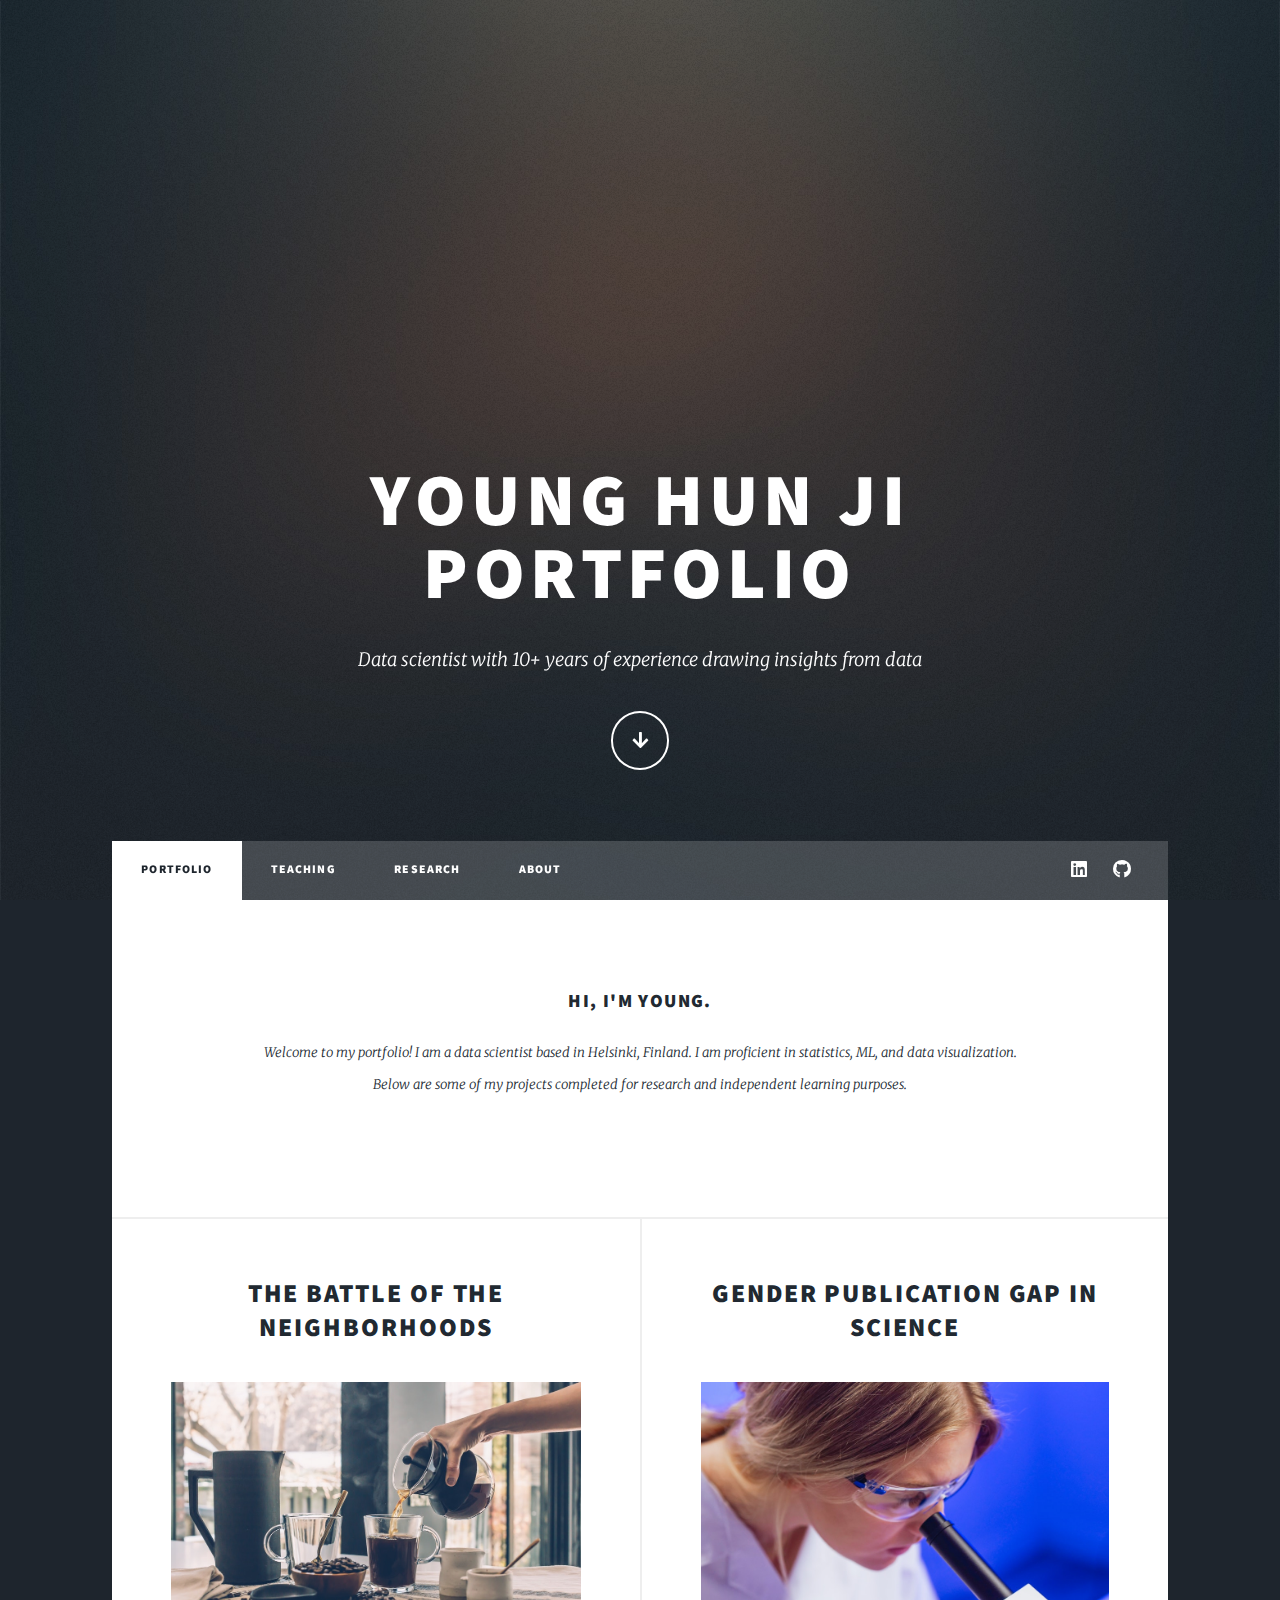
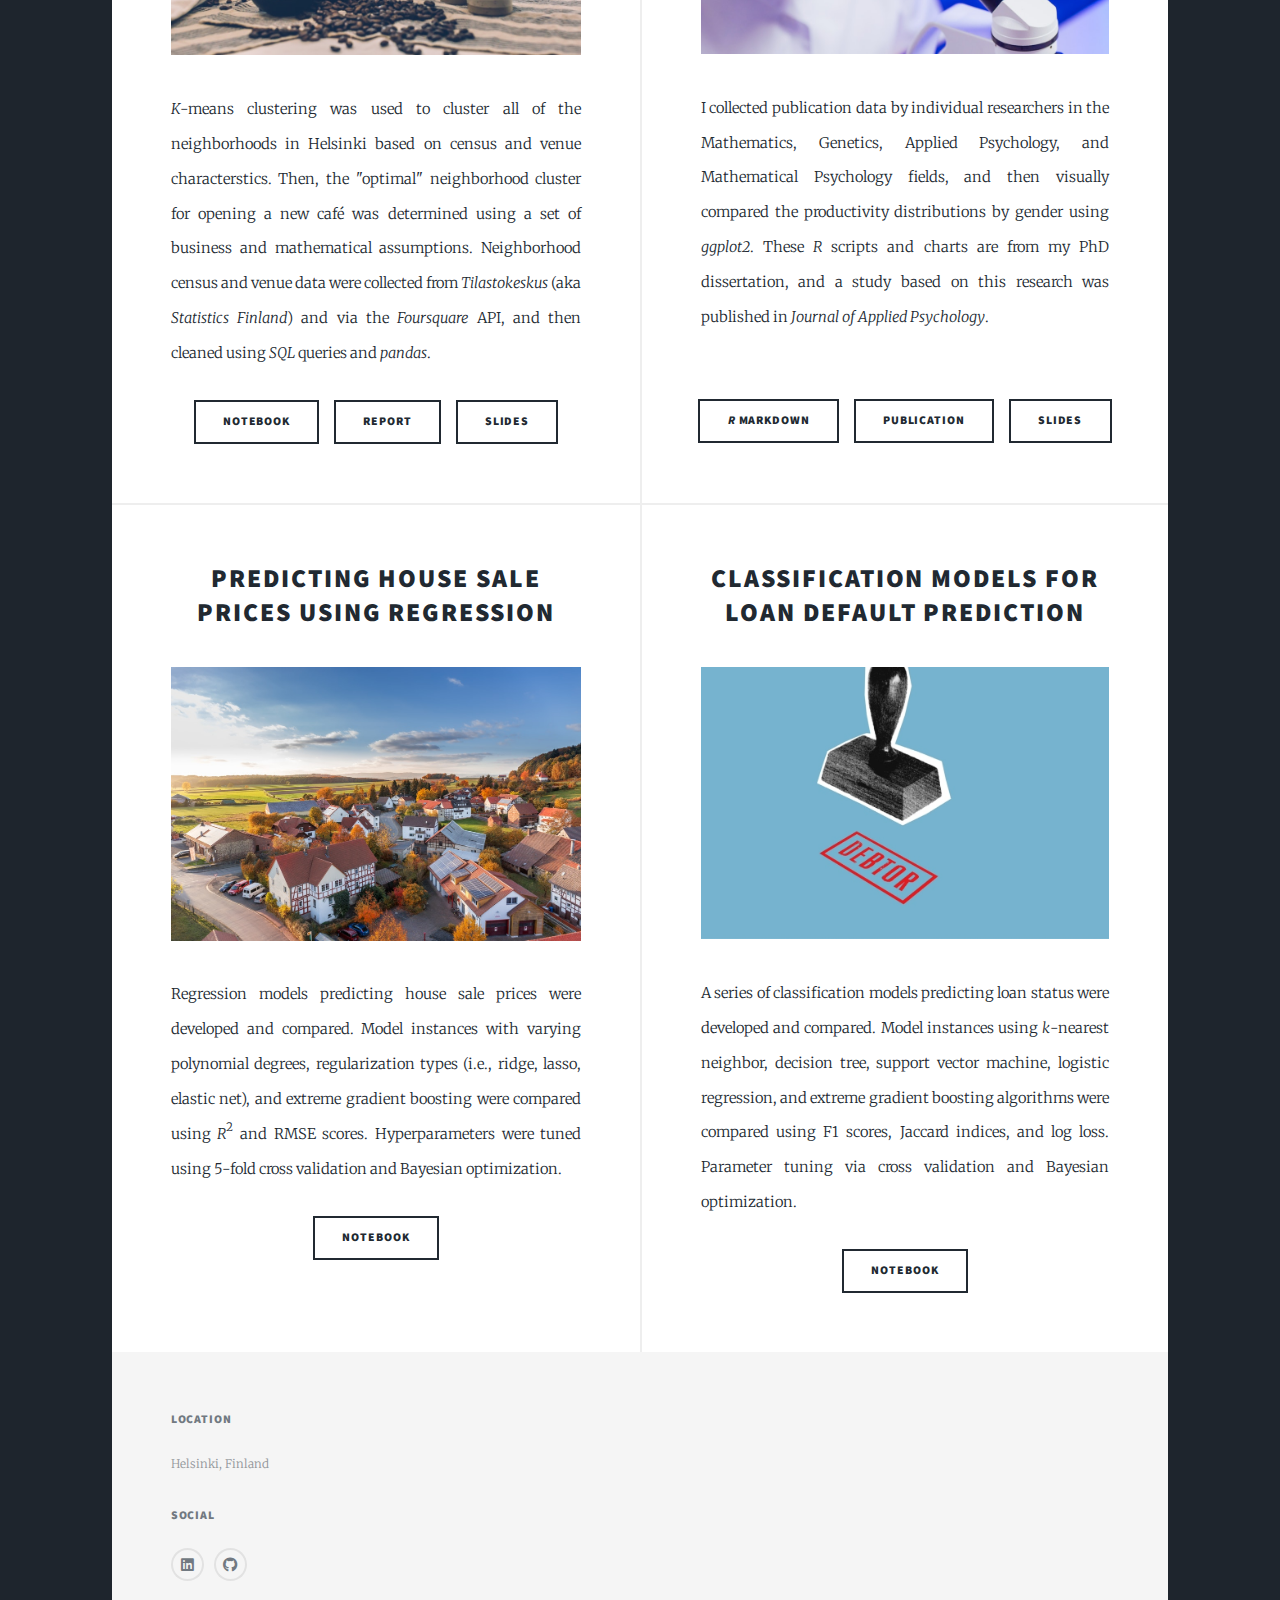
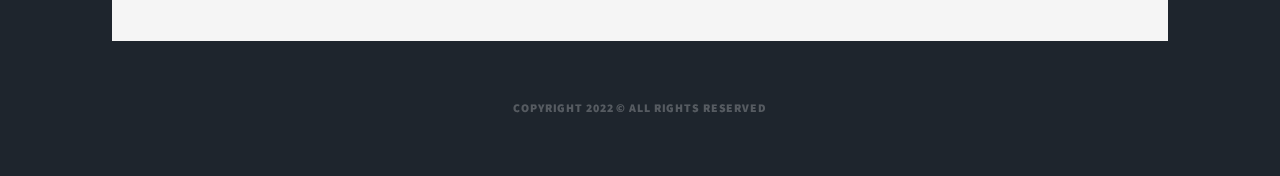
<file: index.html>
<!DOCTYPE HTML>
<!--
	Massively by HTML5 UP
	html5up.net | @ajlkn
	Free for personal and commercial use under the CCA 3.0 license (html5up.net/license)
-->
<html>
	<head>
		<title>Young Hun Ji - Portfolio</title>
		<meta property="og:image" content="https://younghunji.github.io/images/preview.jpg" />
		<meta property='og:title' content='Data Science Portfolio'/>
		<meta property='og:description' content='View my data science projects, teaching videos, and selected research outputs.'/>
		<meta charset="utf-8" />
		<meta name="viewport" content="width=device-width, initial-scale=1, user-scalable=no" />
		<link rel="stylesheet" href="assets/css/main.css" />
		<noscript><link rel="stylesheet" href="assets/css/noscript.css" /></noscript>
	</head>
	<body class="is-preload">
		
		<!-- Wrapper -->
			<div id="wrapper">	
					
		<!-- Intro -->
			<div id="intro">
				<h1>Young Hun Ji <br>Portfolio</h1>
				<p>Data scientist with 10+ years of experience drawing insights from data</p>
				<ul class="actions">
					<li><a href="#nav" class="button icon solid solo fa-arrow-down scrolly">Continue</a></li>
				</ul>
			</div>


				<!-- Nav -->
					<nav id="nav">
						<ul class="links">
							<li class="active"><a href="index.html">Portfolio</a></li>
							<li><a href="teaching.html">Teaching</a></li>
							<li><a href="research.html">Research</a></li>
							<li><a href="about.html">About</a></li>
						</ul>
						<ul class="icons">
							<li><a href="https://www.linkedin.com/in/younghunji/" target="_blank" class="icon brands fa-linkedin"><span class="label">LinkedIn</span></a></li>
						  <li><a href="https://github.com/younghunji" target="_blank" class="icon brands fa-github"><span class="label">GitHub</span></a></li>
						</ul>
					</nav>

				<!-- Main -->
					<div id="main">

						<!-- Featured Post -->
							<article class="post featured">
								<header class="major">
									<h3>Hi, I'm Young.</a></h3>
									<p>Welcome to my portfolio! I am a data scientist based in Helsinki, Finland. I am proficient in statistics, ML, and data visualization.<br />
										Below are some of my projects completed for research and independent learning purposes.</p>
							</article>

						<!-- Posts -->
							<section class="posts">
								<article>
									<header>
										<h2><a href="https://github.com/younghunji/personal_projects/tree/main/The%20Battle%20of%20the%20Neighborhoods" target="_blank">
											The Battle of the Neighborhoods<br /></a></h2>
									</header>
									<a href="https://github.com/younghunji/personal_projects/tree/main/The%20Battle%20of%20the%20Neighborhoods" target="_blank" class="image fit"><img src="images/neighborhoods.jpg" alt="" /></a>
									<p><i>K</i>-means clustering was used to cluster all of the neighborhoods in Helsinki based on census and venue characterstics. Then, the "optimal" neighborhood cluster for opening a new café was determined using a set of business and mathematical assumptions. Neighborhood census and venue data were collected from <i>Tilastokeskus</i> (aka <i>Statistics Finland</i>) and via the <i>Foursquare</i> API, and then cleaned using <i>SQL</i> queries and <i>pandas</i>. </p>
									<ul class="actions special">
										<li><a href="https://nbviewer.jupyter.org/github/younghunji/personal_projects/blob/main/The%20Battle%20of%20the%20Neighborhoods/The%20Battle%20of%20the%20Neighborhoods.ipynb" target="_blank" class="button">Notebook</a></li>
										<li><a href="https://younghunji.github.io/pdf/The%20Battle%20of%20Neighborhoods%20-%20Report.pdf" target="_blank" class="button">Report</a></li>
										<li><a href="https://younghunji.github.io/pdf/The%20Battle%20of%20the%20Neighborhoods%20-%20Slides.pdf" target="_blank" class="button">Slides</a></li>
									</ul>
								</article>
								<article>
									<header>
										<h2><a href="https://github.com/younghunji/personal_projects/tree/main/Gender%20Research%20Productivity%20Gap" target="_blank">
											Gender Publication Gap in Science<br /></a></h2>
									</header>
									<a href="https://github.com/younghunji/personal_projects/tree/main/Gender%20Research%20Productivity%20Gap" target="_blank" class="image fit"><img src="images/gender.jpg" alt="" /></a>
									<p>I collected publication data by individual researchers in the Mathematics, Genetics, Applied Psychology, and Mathematical Psychology fields, and then visually compared the productivity distributions by gender using <i>ggplot2</i>. These <i>R</i> scripts and charts are from my PhD dissertation, and a study based on this research was published in <i>Journal of Applied Psychology</i>.<br><br></p>
									<ul class="actions special">
										<li><a href="https://rpubs.com/bloonsinthesky/gender_productivity_gap_vis" target="_blank" class="button"><i>R</i> Markdown</a></li>
										<li><a href="https://younghunji.github.io/pdf/Aguinis%20Ji%20Joo%202018%20JAP%20Gender%20Productivity%20Gap%20among%20Stars.pdf" target="_blank" class="button">Publication</a></li>
										<li><a href="https://younghunji.github.io/pdf/Gender%20Productivity%20Gap%20Among%20Stars_Aalto%20Biz%20Seminar.pdf" target="_blank" class="button">Slides</a></li>
									</ul>
								</article>
								<article>
									<header>
										<h2><a href="https://github.com/younghunji/personal_projects/tree/main/Predicting%20House%20Sale%20Prices%20Using%20Regression" target="_blank">Predicting House Sale Prices Using Regression<br />
										</a></h2>
									</header>
									<a href="https://github.com/younghunji/personal_projects/tree/main/Predicting%20House%20Sale%20Prices%20Using%20Regression" target="_blank" class="image fit"><img src="images/house.jpg" alt="" /></a>
									<p>Regression models predicting house sale prices were developed and compared. Model instances with varying polynomial degrees, regularization types (i.e., ridge, lasso, elastic net), and extreme gradient boosting were compared using <i>R</i><sup>2</sup> and RMSE scores. Hyperparameters were tuned using 5-fold cross validation and Bayesian optimization.</p>
									<ul class="actions special">
										<li><a href="https://nbviewer.jupyter.org/github/younghunji/personal_projects/blob/main/Predicting%20House%20Sale%20Prices%20Using%20Regression/Predicting%20House%20Sale%20Prices%20Using%20Regression.ipynb" target="_blank" class="button">Notebook</a></li>
									</ul>
								</article>
								<article>
									<header>
										<h2><a href="https://github.com/younghunji/personal_projects/tree/main/Determining%20the%20Best%20Classification%20Model%20for%20Loan%20Default%20Prediction" Target="_blank">Classification Models for Loan Default Prediction<br />
										</a></h2>
									</header>
									<a href="https://github.com/younghunji/personal_projects/tree/main/Determining%20the%20Best%20Classification%20Model%20for%20Loan%20Default%20Prediction" target="_blank" class="image fit"><img src="images/loan.jpg" alt="" /></a>
									<p>A series of classification models predicting loan status were developed and compared. Model instances using <i>k</i>-nearest neighbor, decision tree, support vector machine, logistic regression, and extreme gradient boosting algorithms were compared using F1 scores, Jaccard indices, and log loss. Parameter tuning via cross validation and Bayesian optimization.</p>
									<ul class="actions special">
										<li><a href="https://nbviewer.jupyter.org/github/younghunji/personal_projects/blob/main/Determining%20the%20Best%20Classification%20Model%20for%20Loan%20Default%20Prediction/Determining%20the%20Best%20Classification%20Model%20for%20Loan%20Default%20Prediction.ipynb" Target="_blank" class="button">Notebook</a></li>
									</ul>
								</article>						
							</section>

						</div>

							<!-- Footer -->
							<footer id="footer">
								<section>
								<section class="split contact">
									<section class="alt">
										<h3>Location</h3>
										<p>Helsinki, Finland</p>
									</section>
									<section>
										<h3>Social</h3>
										<ul class="icons alt">
											<li><a href="https://www.linkedin.com/in/younghunji/" target="_blank" class="icon brands alt fa-linkedin"><span class="label">LinkedIn</span></a></li>
											<li><a href="https://github.com/younghunji" target="_blank" class="icon brands alt fa-github"><span class="label">GitHub</span></a></li>
										</ul>
									</section>
								</section>
							</footer>

						</div>

				<!-- Copyright -->
					<div id="copyright">
						<ul><li>Copyright 2022 &copy; All Rights Reserved</li></ul>
					</div>

			</div>

		<!-- Scripts -->
			<script src="assets/js/jquery.min.js"></script>
			<script src="assets/js/jquery.scrollex.min.js"></script>
			<script src="assets/js/jquery.scrolly.min.js"></script>
			<script src="assets/js/browser.min.js"></script>
			<script src="assets/js/breakpoints.min.js"></script>
			<script src="assets/js/util.js"></script>
			<script src="assets/js/main.js"></script>

	</body>
</html>
</file>
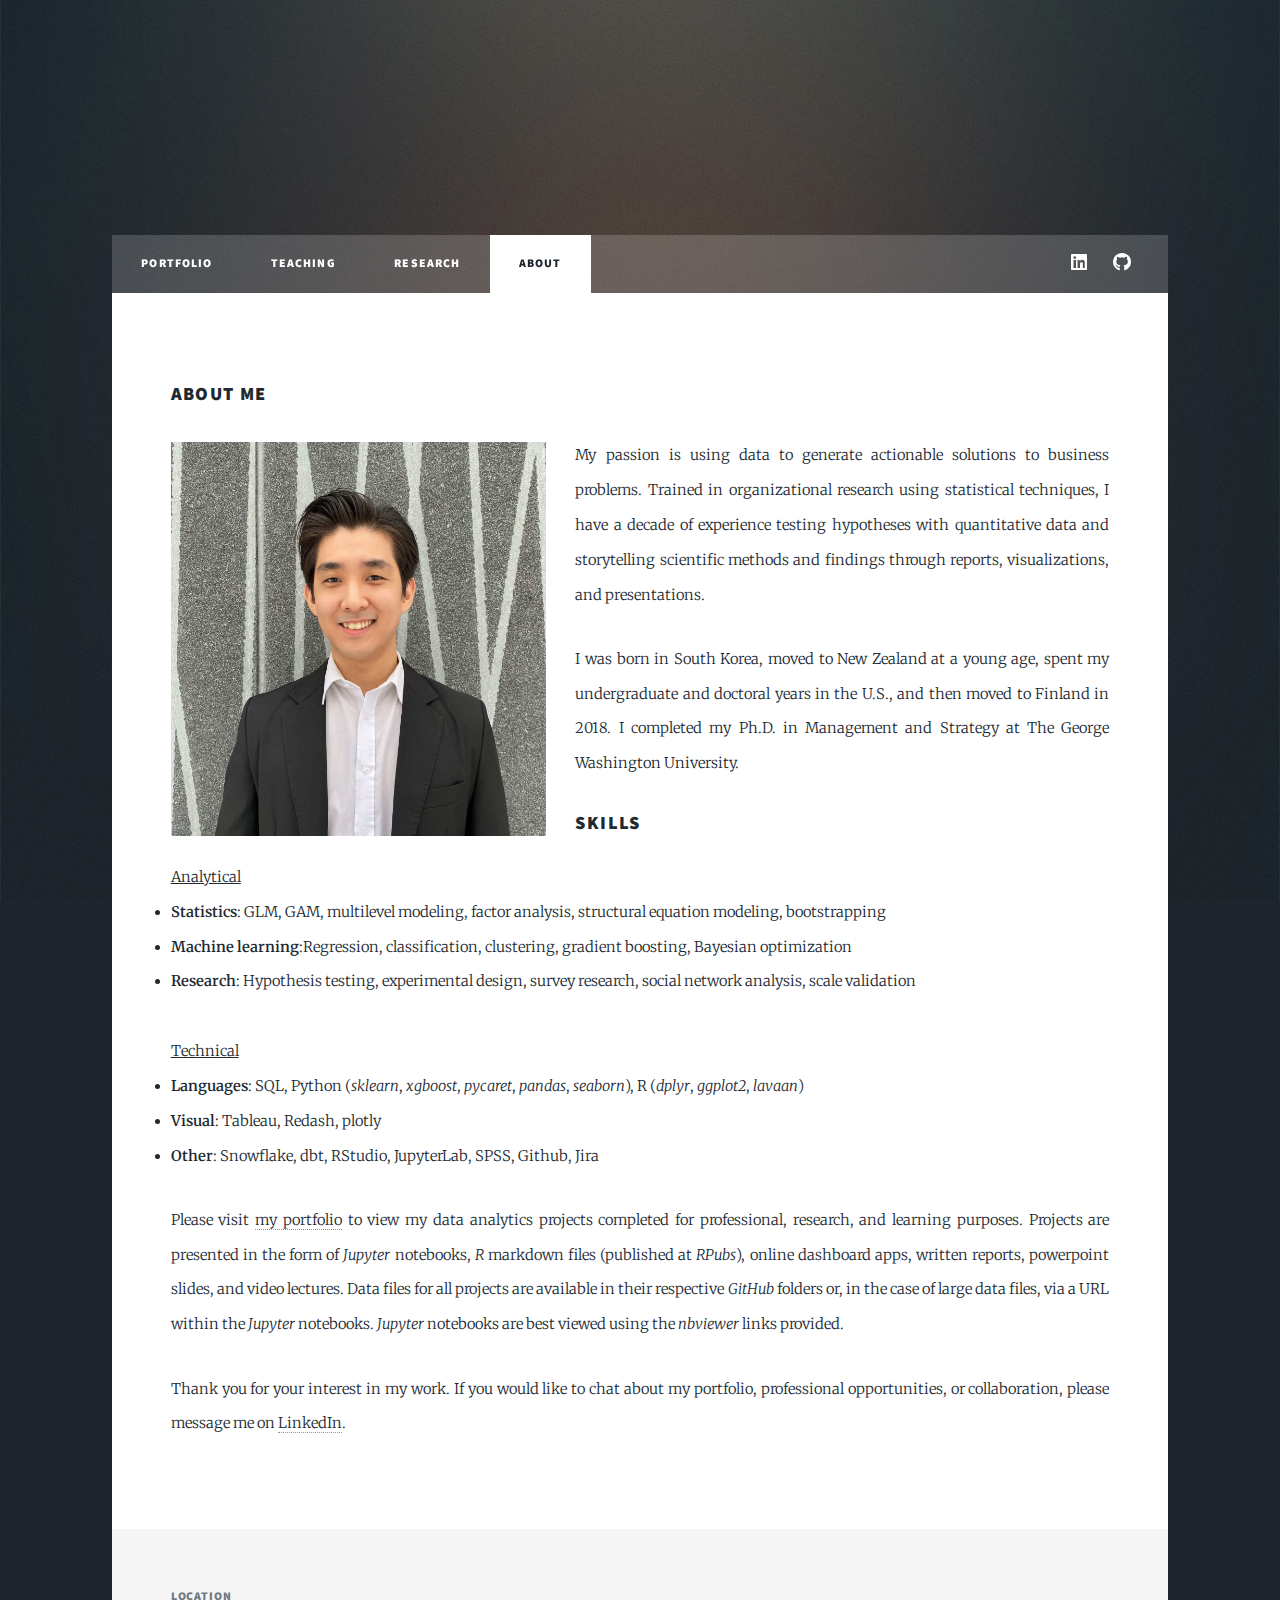
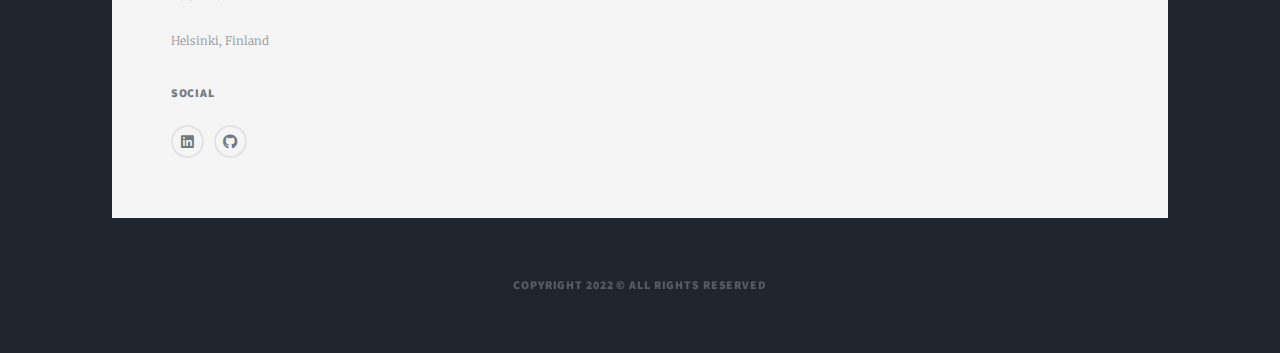
<file: about.html>
<!DOCTYPE HTML>
<!--
	Massively by HTML5 UP
	html5up.net | @ajlkn
	Free for personal and commercial use under the CCA 3.0 license (html5up.net/license)
-->
<html>
	<head>
		<title>Young Hun Ji - About</title>
		<meta charset="utf-8" />
		<meta name="viewport" content="width=device-width, initial-scale=1, user-scalable=no" />
		<link rel="stylesheet" href="assets/css/main.css" />
		<noscript><link rel="stylesheet" href="assets/css/noscript.css" /></noscript>
	</head>
	<body class="is-preload">

		<!-- Wrapper -->
			<div id="wrapper">

					<!-- Header -->
						<header id="header">
						</header>

				<!-- Nav -->
					<nav id="nav">
						<ul class="links">
							<li><a href="index.html">Portfolio</a></li>
							<li><a href="teaching.html">Teaching</a></li>
							<li><a href="research.html">Research</a></li>
						  <li class = "active"><a href="about.html">About</a></li>
						</ul>
						<ul class="icons">
							<li><a href="https://www.linkedin.com/in/younghunji/" target="_blank" class="icon brands fa-linkedin"><span class="label">LinkedIn</span></a></li>
							<li><a href="https://github.com/younghunji" target="_blank" class="icon brands fa-github"><span class="label">GitHub</span></a></li>
						</ul>
					</nav>

					<!-- Main -->
						<div id="main">
							<!-- Post -->
								<section class="post">
										<h3>About Me</h3>
										<p><span class="image left"><img src="images/profile.jpg" alt="" /></span><p>My passion is using data to generate actionable solutions to business problems. Trained in organizational research using statistical techniques, I have a decade of experience testing hypotheses with quantitative data and storytelling scientific methods and findings through reports, visualizations, and presentations.</p>
										</span><p>I was born in South Korea, moved to New Zealand at a young age, spent my undergraduate and doctoral years in the U.S., and then moved to Finland in 2018. I completed my Ph.D. in Management and Strategy at The George Washington University.</p>
									<h3>Skills</h3>
									<u>Analytical</u><li><b>Statistics</b>: GLM, GAM, multilevel modeling, factor analysis, structural equation modeling, bootstrapping</li>
									<li><b>Machine learning</b>:Regression, classification, clustering, gradient boosting, Bayesian optimization</li>
									<li><b>Research</b>: Hypothesis testing, experimental design, survey research, social network analysis, scale validation</li>
									<br><u>Technical</u><li><b>Languages</b>: SQL, Python (<i>sklearn</i>, <i>xgboost</i>, <i>pycaret</i>, <i>pandas</i>, <i>seaborn</i>), R (<i>dplyr</i>, <i>ggplot2</i>, <i>lavaan</i>)</li>
									<li><b>Visual</b>: Tableau, Redash, plotly</li>
								  	<li><b>Other</b>: Snowflake, dbt, RStudio, JupyterLab, SPSS, Github, Jira</li></p>

									<p>Please visit <a href="index.html">my portfolio</a> to view my data analytics projects completed for professional, research, and learning purposes. Projects are presented in the form of <i>Jupyter</i> notebooks, <i>R</i> markdown files (published at <i>RPubs</i>), online dashboard apps, written reports, powerpoint slides, and video lectures.
									Data files for all projects are available in their respective <i>GitHub</i> folders or, in the case of large data files, via a URL within the <i>Jupyter</i> notebooks. <i>Jupyter</i> notebooks are best viewed using the <i>nbviewer</i> links provided.</p>
									<p>Thank you for your interest in my work. If you would like to chat about my portfolio, professional opportunities, or collaboration, please message me on <a href=https://www.linkedin.com/in/younghunji/ target="_blank">LinkedIn</a>.</p>

								</section>

					</div>

						<!-- Footer -->
						<footer id="footer">
							<section>
							<section class="split contact">
								<section class="alt">
									<h3>Location</h3>
									<p>Helsinki, Finland</p>
								</section>
								<section>
									<h3>Social</h3>
									<ul class="icons alt">
										<li><a href="https://www.linkedin.com/in/younghunji/" target="_blank" class="icon brands alt fa-linkedin"><span class="label">LinkedIn</span></a></li>
										<li><a href="https://github.com/younghunji" target="_blank" class="icon brands alt fa-github"><span class="label">GitHub</span></a></li>
									</ul>
								</section>
							</section>
						</footer>

					</div>

					<!-- Copyright -->
						<div id="copyright">
							<ul><li>Copyright 2022 &copy; All Rights Reserved</li></ul>
						</div>

					</div>

				<!-- Scripts -->
					<script src="assets/js/jquery.min.js"></script>
					<script src="assets/js/jquery.scrollex.min.js"></script>
					<script src="assets/js/jquery.scrolly.min.js"></script>
					<script src="assets/js/browser.min.js"></script>
					<script src="assets/js/breakpoints.min.js"></script>
					<script src="assets/js/util.js"></script>
					<script src="assets/js/main.js"></script>

			</body>
		</html>
</file>
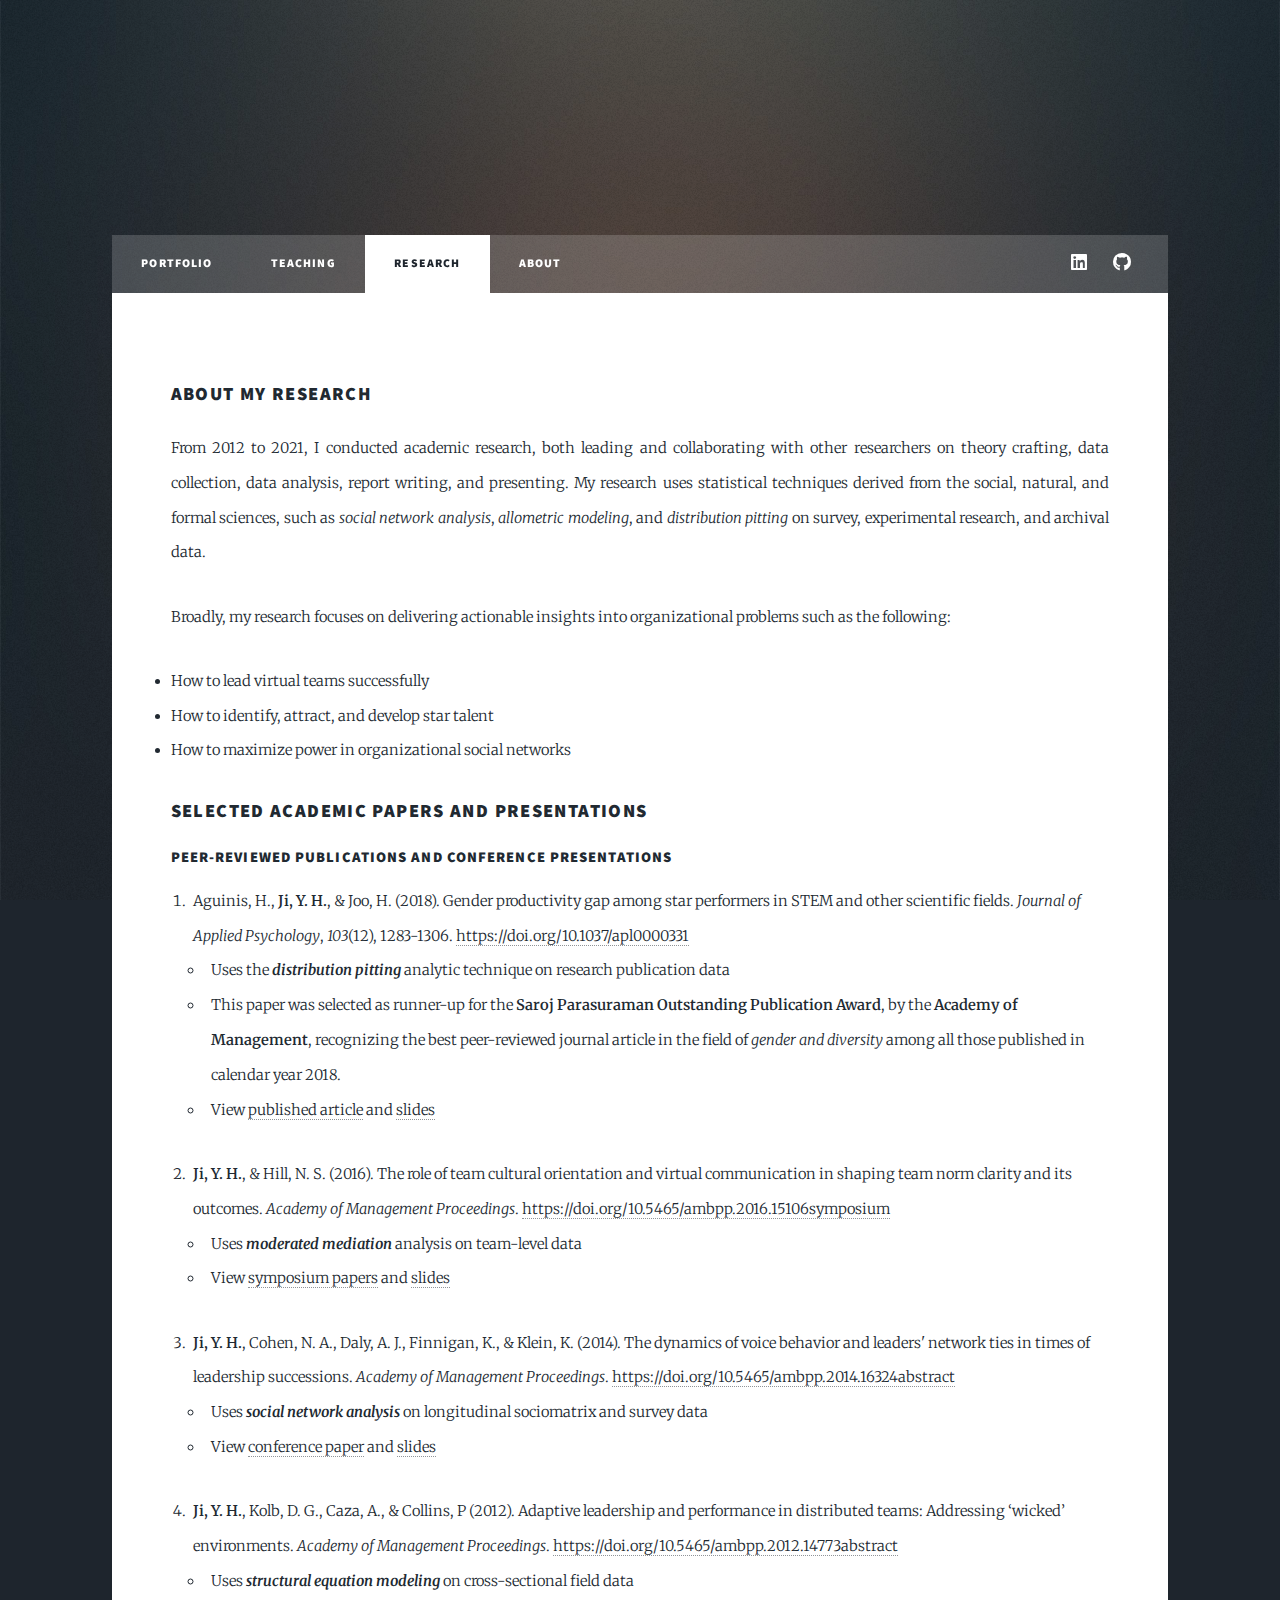
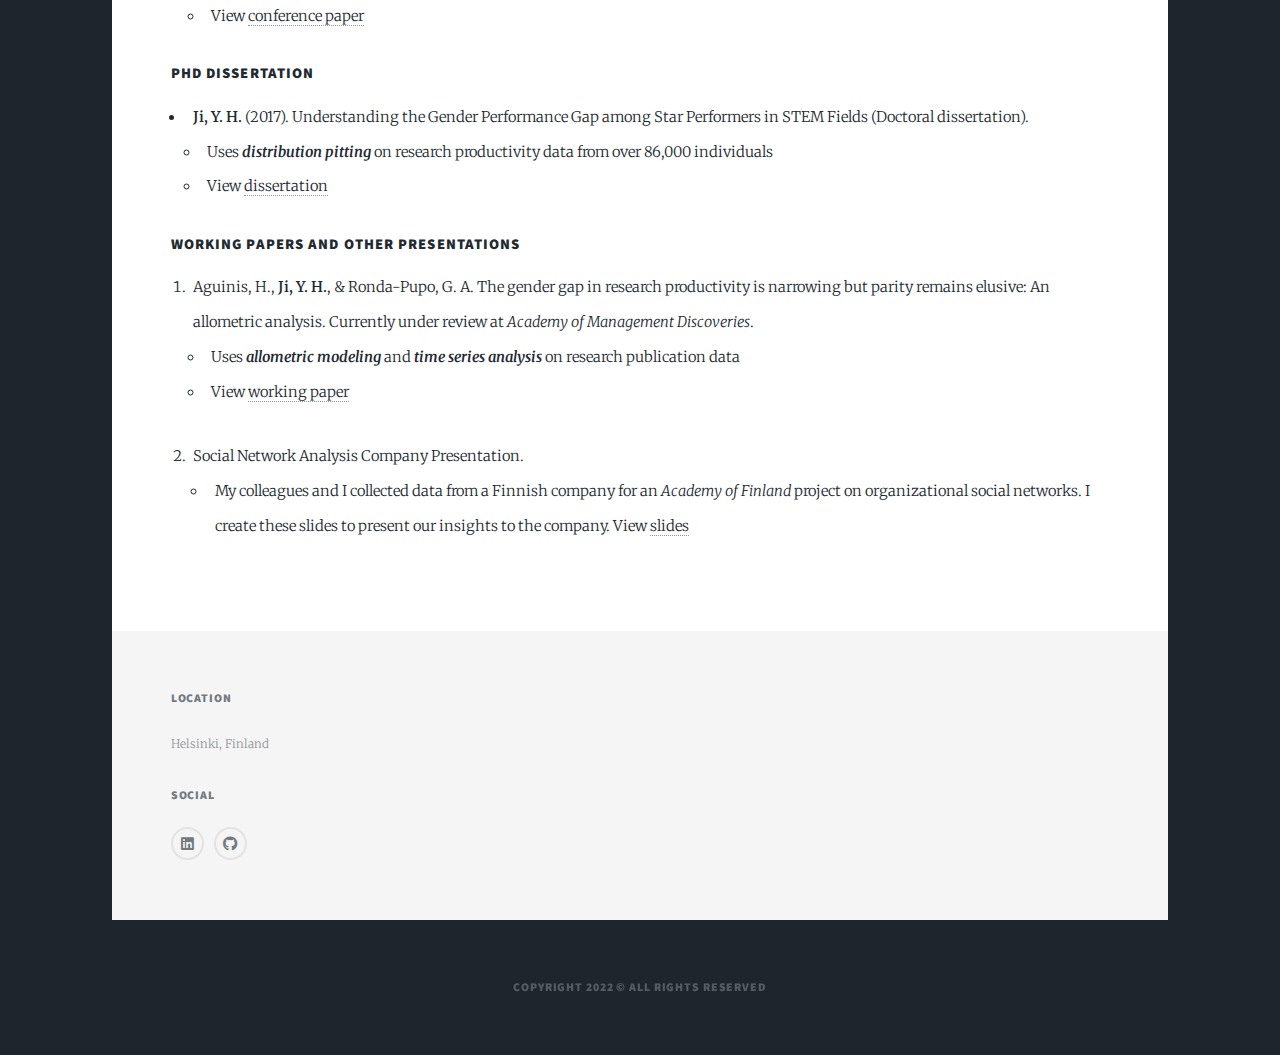
<file: research.html>
<!DOCTYPE HTML>
<!--
	Massively by HTML5 UP
	html5up.net | @ajlkn
	Free for personal and commercial use under the CCA 3.0 license (html5up.net/license)
-->
<html>
	<head>
		<title>Young Hun Ji - Research</title>
		<meta property="og:image" content="https://younghunji.github.io/images/research1.png" />
		<meta property='og:title' content='Research Outputs'/>
		<meta property='og:description' content="View selected peer-reviewed publications, presentations, and other research outputs."/>
		<meta charset="utf-8" />
		<meta name="viewport" content="width=device-width, initial-scale=1, user-scalable=no" />
		<link rel="stylesheet" href="assets/css/main.css" />
		<noscript><link rel="stylesheet" href="assets/css/noscript.css" /></noscript>
	</head>
	<body class="is-preload">

		<!-- Wrapper -->
			<div id="wrapper">

				<!-- Header -->
					<header id="header">
					</header>

				<!-- Nav -->
					<nav id="nav">
						<ul class="links">
							<li><a href="index.html">Portfolio</a></li>
							<li><a href="teaching.html">Teaching</a></li>
							<li class = "active"><a href="research.html">Research</a></li>
							<li><a href="about.html">About</a></li>
						</ul>
						<ul class="icons">
							<li><a href="https://www.linkedin.com/in/younghunji/" target="_blank "class="icon brands fa-linkedin"><span class="label">LinkedIn</span></a></li>
							<li><a href="https://github.com/younghunji" target="_blank "class="icon brands fa-github"><span class="label">GitHub</span></a></li>
						</ul>
					</nav>

					<!-- Main -->
						<div id="main">
							<!-- Post -->
								<section class="post">
										<h3>About my research</h3>
										<p>From 2012 to 2021, I conducted academic research, both leading and collaborating with other researchers on theory crafting, data collection, data analysis, report writing, and presenting.
											My research uses statistical techniques derived from the social, natural, and formal sciences, such as <i>social network analysis</i>, <i>allometric modeling</i>, and <i>distribution pitting</i> on survey, experimental research, and archival data. </p>
										<p>Broadly, my research focuses on delivering actionable insights into organizational problems such as the following:
											<li>How to lead virtual teams successfully</li>
											<li>How to identify, attract, and develop star talent</li>
											<li>How to maximize power in organizational social networks</li></p>

									<h3>Selected Academic Papers and Presentations</h3>
									<h4>Peer-Reviewed Publications and Conference Presentations</h4>
									<ol>
									<li>Aguinis, H., <b>Ji, Y. H.</b>, & Joo, H. (2018). Gender productivity gap among star performers in STEM and other scientific fields. <i>Journal of Applied Psychology</i>, <i>103</i>(12), 1283-1306. <a href="https://doi.org/10.1037/apl0000331" target="_blank">https://doi.org/10.1037/apl0000331</a></li>
										<ul style="list-style-type:circle">
											<li>Uses the <b><i>distribution pitting</i></b> analytic technique on research publication data</li>
											<li>This paper was selected as runner-up for the <b>Saroj Parasuraman Outstanding Publication Award</b>, by the <b>Academy of Management</b>, recognizing the best peer-reviewed journal article in the field of <i>gender and diversity</i> among all those published in calendar year 2018.</li>
											<li>View <a href="https://younghunji.github.io/pdf/Aguinis%20Ji%20Joo%202018%20JAP%20Gender%20Productivity%20Gap%20among%20Stars.pdf" target="_blank">published article</a> and <a href="https://younghunji.github.io/pdf/Gender%20Productivity%20Gap%20Among%20Stars_Aalto%20Biz%20Seminar.pdf" target="_blank">slides</a>
										</ul>
									<li><b>Ji, Y. H.</b>, & Hill, N. S. (2016). The role of team cultural orientation and virtual communication in shaping team norm clarity and its outcomes. <i>Academy of Management Proceedings</i>. <a href="https://doi.org/10.5465/ambpp.2016.15106symposium" target="_blank">https://doi.org/10.5465/ambpp.2016.15106symposium</a></li>
									<ul style="list-style-type:circle">
										<li>Uses <b><i>moderated mediation</i></b> analysis on team-level data</li>
										<li>View <a href="https://younghunji.github.io/pdf/Group%20Norms%20in%20Virtual%20Work%20-%20New%20Directions%20-%20AOM%202016.pdf" target="_blank">symposium papers</a> and <a href="https://younghunji.github.io/pdf/Y.Ji.%20%26%20S.Hill.%20Culture%2C%20Virtuality%2C%20and%20Norm%20Clarity.%20AOM%202016.pdf" target="_blank">slides</a>
									</ul>
									<li><b>Ji, Y. H.</b>, Cohen, N. A., Daly, A. J., Finnigan, K., & Klein, K. (2014). The dynamics of voice behavior and leaders' network ties in times of leadership successions. <i>Academy of Management Proceedings</i>. <a href="https://doi.org/10.5465/ambpp.2014.16324abstract" target="_blank">https://doi.org/10.5465/ambpp.2014.16324abstract</a></li>
									<ul style="list-style-type:circle">
										<li>Uses <b><i>social network analysis</i></b> on longitudinal sociomatrix and survey data</li>
										<li>View <a href="https://younghunji.github.io/pdf/Dynamics%20of%20voice%20%26%20leader%20ties%20-%20AOM%202014.pdf" target="_blank">conference paper</a> and <a href="https://younghunji.github.io/pdf/Dynamics%20of%20voice%20%26%20leader%20ties%20-%20AOM%202014%20-%20presentation.pdf" target="_blank">slides</a>
									</ul>
									<li><b>Ji, Y. H.</b>, Kolb, D. G., Caza, A., & Collins, P (2012). Adaptive leadership and performance in distributed teams: Addressing ‘wicked’ environments. <i>Academy of Management Proceedings</i>. <a href="https://doi.org/10.5465/ambpp.2012.14773abstract" target="_blank">https://doi.org/10.5465/ambpp.2012.14773abstract</a></li>
									<ul style="list-style-type:circle">
										<li>Uses <b><i>structural equation modeling</i></b> on cross-sectional field data</li>
										<li>View <a href="https://younghunji.github.io/pdf/Adaptive%20Leadership%20and%20Performance%20in%20Distributed%20Teams%20-%20AOM%202012.pdf" target="_blank">conference paper</a>
									</ul>
								  </ol>
									<h4>PhD Dissertation</h4>
									<ul>
									<li><b>Ji, Y. H.</b> (2017). Understanding the Gender Performance Gap among Star Performers in STEM Fields (Doctoral dissertation).</a></li>
									<ul style="list-style-type:circle">
										<li>Uses <b><i>distribution pitting</i></b> on research productivity data from over 86,000 individuals</li>
										<li>View <a href="https://younghunji.github.io/pdf/PhD%20Thesis%20-%20Gender%20Performance%20Gap%20among%20Star%20Performers%20in%20STEM.pdf" target="_blank">dissertation</a>
									</ul>
								</ul>
									<h4>Working Papers and Other Presentations</h4>
									<ol>
									<li>Aguinis, H., <b>Ji, Y. H.</b>, & Ronda-Pupo, G. A. The gender gap in research productivity is narrowing but parity remains elusive: An allometric analysis. Currently under review at <i>Academy of Management Discoveries</i>.</li>
									<ul style="list-style-type:circle">
										<li>Uses <b><i>allometric modeling</i></b> and <b><i>time series analysis</i></b> on research publication data
										<li>View <a href="https://younghunji.github.io/pdf/Gender%20Research%20Productivity%20v1.3.1.pdf" target="_blank">working paper</a>
										</ul>
									<li>Social Network Analysis Company Presentation.
										<ul style="list-style-type:circle">
											<li>My colleagues and I collected data from a Finnish company for an <i>Academy of Finland</i> project on organizational social networks. I create these slides to present our insights to the company.
											View <a href="https://younghunji.github.io/pdf/SNA%20Company%20presentation.pdf" target="_blank">slides</a>
									</ul>
								  </ul>
								</section>

					</div>

						<!-- Footer -->
						<footer id="footer">
							<section>
							<section class="split contact">
								<section class="alt">
									<h3>Location</h3>
									<p>Helsinki, Finland</p>
								</section>
								<section>
									<h3>Social</h3>
									<ul class="icons alt">
										<li><a href="https://www.linkedin.com/in/younghunji/" target="_blank" class="icon brands alt fa-linkedin"><span class="label">LinkedIn</span></a></li>
										<li><a href="https://github.com/younghunji" target="_blank" class="icon brands alt fa-github"><span class="label">GitHub</span></a></li>
									</ul>
								</section>
							</section>
						</footer>

					</div>

					<!-- Copyright -->
						<div id="copyright">
							<ul><li>Copyright 2022 &copy; All Rights Reserved</li></ul>
						</div>

					</div>

				<!-- Scripts -->
					<script src="assets/js/jquery.min.js"></script>
					<script src="assets/js/jquery.scrollex.min.js"></script>
					<script src="assets/js/jquery.scrolly.min.js"></script>
					<script src="assets/js/browser.min.js"></script>
					<script src="assets/js/breakpoints.min.js"></script>
					<script src="assets/js/util.js"></script>
					<script src="assets/js/main.js"></script>

			</body>
		</html>
</file>
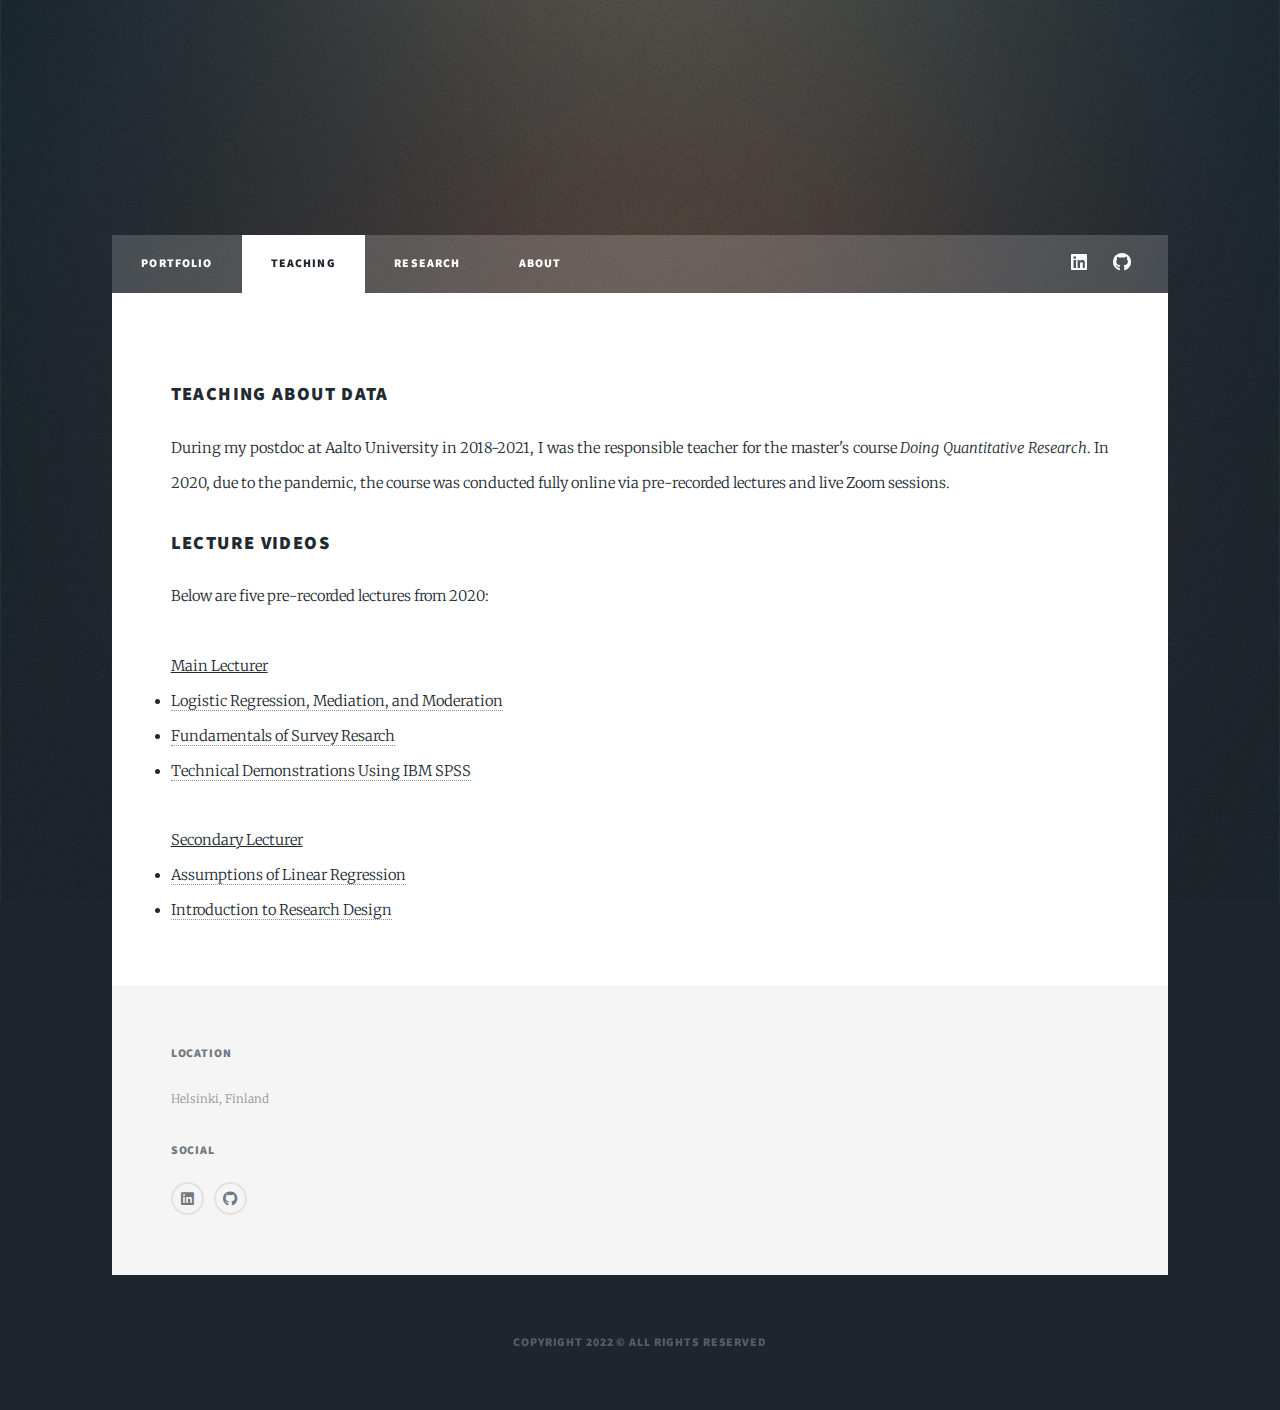
<file: teaching.html>
<!DOCTYPE HTML>
<!--
	Massively by HTML5 UP
	html5up.net | @ajlkn
	Free for personal and commercial use under the CCA 3.0 license (html5up.net/license)
-->
<html>
	<head>
		<title>Young Hun Ji - Teaching</title>
		<meta property="og:image" content="https://younghunji.github.io/images/teaching3.png" />
		<meta property='og:title' content='Teaching About Data'/>
		<meta property='og:description' content="My colleagues and I converted the master’s course 'Doing Quantitative Research' to a fully online format in 2020. View selected pre-recorded lecture videos from that year."/>
		<meta charset="utf-8" />
		<meta name="viewport" content="width=device-width, initial-scale=1, user-scalable=no" />
		<link rel="stylesheet" href="assets/css/main.css" />
		<noscript><link rel="stylesheet" href="assets/css/noscript.css" /></noscript>
	</head>
	<body class="is-preload">

		<!-- Wrapper -->
			<div id="wrapper">

				<!-- Header -->
					<header id="header">
					</header>

				<!-- Nav -->
					<nav id="nav">
						<ul class="links">
							<li><a href="index.html">Portfolio</a></li>
							<li class="active"><a href="Teaching.html">Teaching</a></li>
							<li><a href="research.html">Research</a></li>
							<li><a href="about.html">About</a></li>
						</ul>
						<ul class="icons">
							<li><a href="https://www.linkedin.com/in/younghunji/" target="_blank" class="icon brands fa-linkedin"><span class="label">LinkedIn</span></a></li>
							<li><a href="https://github.com/younghunji" target="_blank" class="icon brands fa-github"><span class="label">GitHub</span></a></li>
						</ul>
					</nav>

					<!-- Main -->
						<div id="main">
							<!-- Post -->
								<section class="post">
										<h3>Teaching About Data</h3>
										<p>During my postdoc at Aalto University in 2018-2021, I was the responsible teacher for the master's course <i>Doing Quantitative Research</i>. In 2020, due to the pandemic, the course was conducted fully online via pre-recorded lectures and live Zoom sessions.</p>
									<h3>Lecture Videos</h3>
									Below are five pre-recorded lectures from 2020:
									<br><br><u>Main Lecturer</u>
									<li><a href="https://youtu.be/xnoyWw3QnlI" target="_blank">Logistic Regression, Mediation, and Moderation</a></li>
									<li><a href="https://youtu.be/FyC3LbO0EYA" target="_blank">Fundamentals of Survey Resarch</a></li>
									<li><a href="https://youtu.be/IDmYNgflVOg" target="_blank">Technical Demonstrations Using IBM SPSS</a></li>
									<br><u>Secondary Lecturer</u>
									<li><a href="https://youtu.be/SRo6wAkYcn8" target="_blank">Assumptions of Linear Regression</a></li>
									<li><a href="https://youtu.be/UD8m5L34Tzk" target="_blank">Introduction to Research Design</a></li>

								</section>

					</div>

						<!-- Footer -->
						<footer id="footer">
							<section>
							<section class="split contact">
								<section class="alt">
									<h3>Location</h3>
									<p>Helsinki, Finland</p>
								</section>
								<section>
									<h3>Social</h3>
									<ul class="icons alt">
										<li><a href="https://www.linkedin.com/in/younghunji/" target="_blank" class="icon brands alt fa-linkedin"><span class="label">LinkedIn</span></a></li>
										<li><a href="https://github.com/younghunji" target="_blank" class="icon brands alt fa-github"><span class="label">GitHub</span></a></li>
									</ul>
								</section>
							</section>
						</footer>

					</div>

					<!-- Copyright -->
						<div id="copyright">
							<ul><li>Copyright 2022 &copy; All Rights Reserved</li></ul>
						</div>

					</div>

				<!-- Scripts -->
					<script src="assets/js/jquery.min.js"></script>
					<script src="assets/js/jquery.scrollex.min.js"></script>
					<script src="assets/js/jquery.scrolly.min.js"></script>
					<script src="assets/js/browser.min.js"></script>
					<script src="assets/js/breakpoints.min.js"></script>
					<script src="assets/js/util.js"></script>
					<script src="assets/js/main.js"></script>

			</body>
		</html>
</file>
<file: assets/css/main.css>
@import url(fontawesome-all.min.css);
@import url("https://fonts.googleapis.com/css?family=Merriweather:300,700,300italic,700italic|Source+Sans+Pro:900");

/*
	Massively by HTML5 UP
	html5up.net | @ajlkn
	Free for personal and commercial use under the CCA 3.0 license (html5up.net/license)
*/

html, body, div, span, applet, object,
iframe, h1, h2, h3, h4, h5, h6, p, blockquote,
pre, a, abbr, acronym, address, big, cite,
code, del, dfn, em, img, ins, kbd, q, s, samp,
small, strike, strong, sub, sup, tt, var, b,
u, i, center, dl, dt, dd, ol, ul, li, fieldset,
form, label, legend, table, caption, tbody,
tfoot, thead, tr, th, td, article, aside,
canvas, details, embed, figure, figcaption,
footer, header, hgroup, menu, nav, output, ruby,
section, summary, time, mark, audio, video {
	margin: 0;
	padding: 0;
	border: 0;
	font-size: 100%;
	font: inherit;
	vertical-align: baseline;}

article, aside, details, figcaption, figure,
footer, header, hgroup, menu, nav, section {
	display: block;}

body {
	line-height: 1;
}

ol, ul {
	list-style: none;
}

blockquote, q {
	quotes: none;
}

	blockquote:before, blockquote:after, q:before, q:after {
		content: '';
		content: none;
	}

table {
	border-collapse: collapse;
	border-spacing: 0;
}

body {
	-webkit-text-size-adjust: none;
}

mark {
	background-color: transparent;
	color: inherit;
}

input::-moz-focus-inner {
	border: 0;
	padding: 0;
}

input, select, textarea {
	-moz-appearance: none;
	-webkit-appearance: none;
	-ms-appearance: none;
	appearance: none;
}

/* Basic */

	@-ms-viewport {
		width: device-width;
	}

	body {
		-ms-overflow-style: scrollbar;
	}

	@media screen and (max-width: 480px) {

		html, body {
			min-width: 320px;
		}

	}

	html {
		box-sizing: border-box;
	}

	*, *:before, *:after {
		box-sizing: inherit;
	}

	body {
		background-color: #1e252d;
	}

		body.is-preload *, body.is-preload *:before, body.is-preload *:after {
			-moz-animation: none !important;
			-webkit-animation: none !important;
			-ms-animation: none !important;
			animation: none !important;
			-moz-transition: none !important;
			-webkit-transition: none !important;
			-ms-transition: none !important;
			transition: none !important;
		}

/* Type */

	html {
		font-size: 16pt;
	}

		@media screen and (max-width: 1680px) {

			html {
				font-size: 12pt;
			}

		}

		@media screen and (max-width: 1280px) {

			html {
				font-size: 11pt;
			}

		}

		@media screen and (max-width: 360px) {

			html {
				font-size: 10pt;
			}

		}

	body {
		color: #212931;
	}

	body, input, select, textarea {
		font-family: "Merriweather", Georgia, serif;
		font-weight: 300;
		font-size: 1rem;
		line-height: 2.375;
	}

	a {
		-moz-transition: color 0.2s ease-in-out, background-color 0.2s ease-in-out, border-color 0.2s ease-in-out, box-shadow 0.2s ease-in-out;
		-webkit-transition: color 0.2s ease-in-out, background-color 0.2s ease-in-out, border-color 0.2s ease-in-out, box-shadow 0.2s ease-in-out;
		-ms-transition: color 0.2s ease-in-out, background-color 0.2s ease-in-out, border-color 0.2s ease-in-out, box-shadow 0.2s ease-in-out;
		transition: color 0.2s ease-in-out, background-color 0.2s ease-in-out, border-color 0.2s ease-in-out, box-shadow 0.2s ease-in-out;
		border-bottom: dotted 1px;
		text-decoration: none;
	}

		a:hover {
			border-bottom-color: transparent;
		}

	strong, b {
		font-weight: 600;
	}

	em, i {
		font-style: italic;
	}

	p {
		text-align: justify;
		margin: 0 0 2rem 0;
	}

	h1, h2, h3, h4, h5, h6 {
		font-family: "Source Sans Pro", Helvetica, sans-serif;
		font-weight: 900;
		line-height: 1.5;
		letter-spacing: 0.075em;
		text-transform: uppercase;
		margin: 0 0 1rem 0;
	}

		h1 a, h2 a, h3 a, h4 a, h5 a, h6 a {
			border-bottom: 0;
			color: inherit;
			text-decoration: none;
		}

	h1 {
		font-size: 4rem;
		line-height: 1.1;
		margin: 0 0 2rem 0;
	}

	h2 {
		font-size: 1.75rem;
		line-height: 1.3;
		margin: 0 0 1.5rem 0;
	}

	h3 {
		font-size: 1.25rem;
		margin: 0 0 1.5rem 0;
	}

	h4 {
		font-size: 1rem;
	}

	h5 {
		font-size: 0.9rem;
	}

	h6 {
		font-size: 0.8rem;
	}

	sub {
		font-size: 0.8rem;
		position: relative;
		top: 0.5rem;
	}

	sup {
		font-size: 0.8rem;
		position: relative;
		top: -0.5rem;
	}

	blockquote {
		border-left: solid 4px;
		font-style: italic;
		margin: 0 0 2rem 0;
		padding: 0.5rem 0 0.5rem 2rem;
	}

	code {
		border: solid 2px;
		font-family: "Courier New", monospace;
		font-size: 0.9rem;
		margin: 0 0.25rem;
		padding: 0.25rem 0.65rem;
	}

	pre {
		-webkit-overflow-scrolling: touch;
		font-family: "Courier New", monospace;
		font-size: 0.9rem;
		margin: 0 0 2rem 0;
	}

		pre code {
			display: block;
			line-height: 1.75;
			padding: 1rem 1.5rem;
			overflow-x: auto;
		}

	hr {
		border: 0;
		border-bottom: solid 2px;
		margin: 3rem 0;
	}

		hr.major {
			margin: 5rem 0;
		}

	.align-left {
		text-align: left;
	}

	.align-center {
		text-align: center;
	}

	.align-right {
		text-align: right;
	}

	input, select, textarea {
		color: #212931;
	}

	a {
		color: #212931;
		border-bottom-color: rgba(33, 41, 49, 0.5);
	}

		a:hover {
			border-bottom-color: transparent;
			color: #18bfef !important;
		}

	strong, b {
		color: #212931;
	}

	h1, h2, h3, h4, h5, h6 {
		color: #212931;
	}

	blockquote {
		border-left-color: #eeeeee;
	}

	code {
		background: rgba(220, 220, 220, 0.25);
		border-color: #eeeeee;
	}

	hr {
		border-bottom-color: #eeeeee;
	}

/* Row */

	.row {
		display: flex;
		flex-wrap: wrap;
		box-sizing: border-box;
		align-items: stretch;
	}

		.row > * {
			box-sizing: border-box;
		}

		.row.gtr-uniform > * > :last-child {
			margin-bottom: 0;
		}

		.row.aln-left {
			justify-content: flex-start;
		}

		.row.aln-center {
			justify-content: center;
		}

		.row.aln-right {
			justify-content: flex-end;
		}

		.row.aln-top {
			align-items: flex-start;
		}

		.row.aln-middle {
			align-items: center;
		}

		.row.aln-bottom {
			align-items: flex-end;
		}

		.row > .imp {
			order: -1;
		}

		.row > .col-1 {
			width: 8.33333%;
		}

		.row > .off-1 {
			margin-left: 8.33333%;
		}

		.row > .col-2 {
			width: 16.66667%;
		}

		.row > .off-2 {
			margin-left: 16.66667%;
		}

		.row > .col-3 {
			width: 25%;
		}

		.row > .off-3 {
			margin-left: 25%;
		}

		.row > .col-4 {
			width: 33.33333%;
		}

		.row > .off-4 {
			margin-left: 33.33333%;
		}

		.row > .col-5 {
			width: 41.66667%;
		}

		.row > .off-5 {
			margin-left: 41.66667%;
		}

		.row > .col-6 {
			width: 50%;
		}

		.row > .off-6 {
			margin-left: 50%;
		}

		.row > .col-7 {
			width: 58.33333%;
		}

		.row > .off-7 {
			margin-left: 58.33333%;
		}

		.row > .col-8 {
			width: 66.66667%;
		}

		.row > .off-8 {
			margin-left: 66.66667%;
		}

		.row > .col-9 {
			width: 75%;
		}

		.row > .off-9 {
			margin-left: 75%;
		}

		.row > .col-10 {
			width: 83.33333%;
		}

		.row > .off-10 {
			margin-left: 83.33333%;
		}

		.row > .col-11 {
			width: 91.66667%;
		}

		.row > .off-11 {
			margin-left: 91.66667%;
		}

		.row > .col-12 {
			width: 100%;
		}

		.row > .off-12 {
			margin-left: 100%;
		}

		.row.gtr-0 {
			margin-top: 0;
			margin-left: 0rem;
		}

			.row.gtr-0 > * {
				padding: 0 0 0 0rem;
			}

			.row.gtr-0.gtr-uniform {
				margin-top: 0rem;
			}

				.row.gtr-0.gtr-uniform > * {
					padding-top: 0rem;
				}

		.row.gtr-25 {
			margin-top: 0;
			margin-left: -0.375rem;
		}

			.row.gtr-25 > * {
				padding: 0 0 0 0.375rem;
			}

			.row.gtr-25.gtr-uniform {
				margin-top: -0.375rem;
			}

				.row.gtr-25.gtr-uniform > * {
					padding-top: 0.375rem;
				}

		.row.gtr-50 {
			margin-top: 0;
			margin-left: -0.75rem;
		}

			.row.gtr-50 > * {
				padding: 0 0 0 0.75rem;
			}

			.row.gtr-50.gtr-uniform {
				margin-top: -0.75rem;
			}

				.row.gtr-50.gtr-uniform > * {
					padding-top: 0.75rem;
				}

		.row {
			margin-top: 0;
			margin-left: -1.5rem;
		}

			.row > * {
				padding: 0 0 0 1.5rem;
			}

			.row.gtr-uniform {
				margin-top: -1.5rem;
			}

				.row.gtr-uniform > * {
					padding-top: 1.5rem;
				}

		.row.gtr-150 {
			margin-top: 0;
			margin-left: -2.25rem;
		}

			.row.gtr-150 > * {
				padding: 0 0 0 2.25rem;
			}

			.row.gtr-150.gtr-uniform {
				margin-top: -2.25rem;
			}

				.row.gtr-150.gtr-uniform > * {
					padding-top: 2.25rem;
				}

		.row.gtr-200 {
			margin-top: 0;
			margin-left: -3rem;
		}

			.row.gtr-200 > * {
				padding: 0 0 0 3rem;
			}

			.row.gtr-200.gtr-uniform {
				margin-top: -3rem;
			}

				.row.gtr-200.gtr-uniform > * {
					padding-top: 3rem;
				}

		@media screen and (max-width: 1680px) {

			.row {
				display: flex;
				flex-wrap: wrap;
				box-sizing: border-box;
				align-items: stretch;
			}

				.row > * {
					box-sizing: border-box;
				}

				.row.gtr-uniform > * > :last-child {
					margin-bottom: 0;
				}

				.row.aln-left {
					justify-content: flex-start;
				}

				.row.aln-center {
					justify-content: center;
				}

				.row.aln-right {
					justify-content: flex-end;
				}

				.row.aln-top {
					align-items: flex-start;
				}

				.row.aln-middle {
					align-items: center;
				}

				.row.aln-bottom {
					align-items: flex-end;
				}

				.row > .imp-xlarge {
					order: -1;
				}

				.row > .col-1-xlarge {
					width: 8.33333%;
				}

				.row > .off-1-xlarge {
					margin-left: 8.33333%;
				}

				.row > .col-2-xlarge {
					width: 16.66667%;
				}

				.row > .off-2-xlarge {
					margin-left: 16.66667%;
				}

				.row > .col-3-xlarge {
					width: 25%;
				}

				.row > .off-3-xlarge {
					margin-left: 25%;
				}

				.row > .col-4-xlarge {
					width: 33.33333%;
				}

				.row > .off-4-xlarge {
					margin-left: 33.33333%;
				}

				.row > .col-5-xlarge {
					width: 41.66667%;
				}

				.row > .off-5-xlarge {
					margin-left: 41.66667%;
				}

				.row > .col-6-xlarge {
					width: 50%;
				}

				.row > .off-6-xlarge {
					margin-left: 50%;
				}

				.row > .col-7-xlarge {
					width: 58.33333%;
				}

				.row > .off-7-xlarge {
					margin-left: 58.33333%;
				}

				.row > .col-8-xlarge {
					width: 66.66667%;
				}

				.row > .off-8-xlarge {
					margin-left: 66.66667%;
				}

				.row > .col-9-xlarge {
					width: 75%;
				}

				.row > .off-9-xlarge {
					margin-left: 75%;
				}

				.row > .col-10-xlarge {
					width: 83.33333%;
				}

				.row > .off-10-xlarge {
					margin-left: 83.33333%;
				}

				.row > .col-11-xlarge {
					width: 91.66667%;
				}

				.row > .off-11-xlarge {
					margin-left: 91.66667%;
				}

				.row > .col-12-xlarge {
					width: 100%;
				}

				.row > .off-12-xlarge {
					margin-left: 100%;
				}

				.row.gtr-0 {
					margin-top: 0;
					margin-left: 0rem;
				}

					.row.gtr-0 > * {
						padding: 0 0 0 0rem;
					}

					.row.gtr-0.gtr-uniform {
						margin-top: 0rem;
					}

						.row.gtr-0.gtr-uniform > * {
							padding-top: 0rem;
						}

				.row.gtr-25 {
					margin-top: 0;
					margin-left: -0.375rem;
				}

					.row.gtr-25 > * {
						padding: 0 0 0 0.375rem;
					}

					.row.gtr-25.gtr-uniform {
						margin-top: -0.375rem;
					}

						.row.gtr-25.gtr-uniform > * {
							padding-top: 0.375rem;
						}

				.row.gtr-50 {
					margin-top: 0;
					margin-left: -0.75rem;
				}

					.row.gtr-50 > * {
						padding: 0 0 0 0.75rem;
					}

					.row.gtr-50.gtr-uniform {
						margin-top: -0.75rem;
					}

						.row.gtr-50.gtr-uniform > * {
							padding-top: 0.75rem;
						}

				.row {
					margin-top: 0;
					margin-left: -1.5rem;
				}

					.row > * {
						padding: 0 0 0 1.5rem;
					}

					.row.gtr-uniform {
						margin-top: -1.5rem;
					}

						.row.gtr-uniform > * {
							padding-top: 1.5rem;
						}

				.row.gtr-150 {
					margin-top: 0;
					margin-left: -2.25rem;
				}

					.row.gtr-150 > * {
						padding: 0 0 0 2.25rem;
					}

					.row.gtr-150.gtr-uniform {
						margin-top: -2.25rem;
					}

						.row.gtr-150.gtr-uniform > * {
							padding-top: 2.25rem;
						}

				.row.gtr-200 {
					margin-top: 0;
					margin-left: -3rem;
				}

					.row.gtr-200 > * {
						padding: 0 0 0 3rem;
					}

					.row.gtr-200.gtr-uniform {
						margin-top: -3rem;
					}

						.row.gtr-200.gtr-uniform > * {
							padding-top: 3rem;
						}

		}

		@media screen and (max-width: 1280px) {

			.row {
				display: flex;
				flex-wrap: wrap;
				box-sizing: border-box;
				align-items: stretch;
			}

				.row > * {
					box-sizing: border-box;
				}

				.row.gtr-uniform > * > :last-child {
					margin-bottom: 0;
				}

				.row.aln-left {
					justify-content: flex-start;
				}

				.row.aln-center {
					justify-content: center;
				}

				.row.aln-right {
					justify-content: flex-end;
				}

				.row.aln-top {
					align-items: flex-start;
				}

				.row.aln-middle {
					align-items: center;
				}

				.row.aln-bottom {
					align-items: flex-end;
				}

				.row > .imp-large {
					order: -1;
				}

				.row > .col-1-large {
					width: 8.33333%;
				}

				.row > .off-1-large {
					margin-left: 8.33333%;
				}

				.row > .col-2-large {
					width: 16.66667%;
				}

				.row > .off-2-large {
					margin-left: 16.66667%;
				}

				.row > .col-3-large {
					width: 25%;
				}

				.row > .off-3-large {
					margin-left: 25%;
				}

				.row > .col-4-large {
					width: 33.33333%;
				}

				.row > .off-4-large {
					margin-left: 33.33333%;
				}

				.row > .col-5-large {
					width: 41.66667%;
				}

				.row > .off-5-large {
					margin-left: 41.66667%;
				}

				.row > .col-6-large {
					width: 50%;
				}

				.row > .off-6-large {
					margin-left: 50%;
				}

				.row > .col-7-large {
					width: 58.33333%;
				}

				.row > .off-7-large {
					margin-left: 58.33333%;
				}

				.row > .col-8-large {
					width: 66.66667%;
				}

				.row > .off-8-large {
					margin-left: 66.66667%;
				}

				.row > .col-9-large {
					width: 75%;
				}

				.row > .off-9-large {
					margin-left: 75%;
				}

				.row > .col-10-large {
					width: 83.33333%;
				}

				.row > .off-10-large {
					margin-left: 83.33333%;
				}

				.row > .col-11-large {
					width: 91.66667%;
				}

				.row > .off-11-large {
					margin-left: 91.66667%;
				}

				.row > .col-12-large {
					width: 100%;
				}

				.row > .off-12-large {
					margin-left: 100%;
				}

				.row.gtr-0 {
					margin-top: 0;
					margin-left: 0rem;
				}

					.row.gtr-0 > * {
						padding: 0 0 0 0rem;
					}

					.row.gtr-0.gtr-uniform {
						margin-top: 0rem;
					}

						.row.gtr-0.gtr-uniform > * {
							padding-top: 0rem;
						}

				.row.gtr-25 {
					margin-top: 0;
					margin-left: -0.375rem;
				}

					.row.gtr-25 > * {
						padding: 0 0 0 0.375rem;
					}

					.row.gtr-25.gtr-uniform {
						margin-top: -0.375rem;
					}

						.row.gtr-25.gtr-uniform > * {
							padding-top: 0.375rem;
						}

				.row.gtr-50 {
					margin-top: 0;
					margin-left: -0.75rem;
				}

					.row.gtr-50 > * {
						padding: 0 0 0 0.75rem;
					}

					.row.gtr-50.gtr-uniform {
						margin-top: -0.75rem;
					}

						.row.gtr-50.gtr-uniform > * {
							padding-top: 0.75rem;
						}

				.row {
					margin-top: 0;
					margin-left: -1.5rem;
				}

					.row > * {
						padding: 0 0 0 1.5rem;
					}

					.row.gtr-uniform {
						margin-top: -1.5rem;
					}

						.row.gtr-uniform > * {
							padding-top: 1.5rem;
						}

				.row.gtr-150 {
					margin-top: 0;
					margin-left: -2.25rem;
				}

					.row.gtr-150 > * {
						padding: 0 0 0 2.25rem;
					}

					.row.gtr-150.gtr-uniform {
						margin-top: -2.25rem;
					}

						.row.gtr-150.gtr-uniform > * {
							padding-top: 2.25rem;
						}

				.row.gtr-200 {
					margin-top: 0;
					margin-left: -3rem;
				}

					.row.gtr-200 > * {
						padding: 0 0 0 3rem;
					}

					.row.gtr-200.gtr-uniform {
						margin-top: -3rem;
					}

						.row.gtr-200.gtr-uniform > * {
							padding-top: 3rem;
						}

		}

		@media screen and (max-width: 980px) {

			.row {
				display: flex;
				flex-wrap: wrap;
				box-sizing: border-box;
				align-items: stretch;
			}

				.row > * {
					box-sizing: border-box;
				}

				.row.gtr-uniform > * > :last-child {
					margin-bottom: 0;
				}

				.row.aln-left {
					justify-content: flex-start;
				}

				.row.aln-center {
					justify-content: center;
				}

				.row.aln-right {
					justify-content: flex-end;
				}

				.row.aln-top {
					align-items: flex-start;
				}

				.row.aln-middle {
					align-items: center;
				}

				.row.aln-bottom {
					align-items: flex-end;
				}

				.row > .imp-medium {
					order: -1;
				}

				.row > .col-1-medium {
					width: 8.33333%;
				}

				.row > .off-1-medium {
					margin-left: 8.33333%;
				}

				.row > .col-2-medium {
					width: 16.66667%;
				}

				.row > .off-2-medium {
					margin-left: 16.66667%;
				}

				.row > .col-3-medium {
					width: 25%;
				}

				.row > .off-3-medium {
					margin-left: 25%;
				}

				.row > .col-4-medium {
					width: 33.33333%;
				}

				.row > .off-4-medium {
					margin-left: 33.33333%;
				}

				.row > .col-5-medium {
					width: 41.66667%;
				}

				.row > .off-5-medium {
					margin-left: 41.66667%;
				}

				.row > .col-6-medium {
					width: 50%;
				}

				.row > .off-6-medium {
					margin-left: 50%;
				}

				.row > .col-7-medium {
					width: 58.33333%;
				}

				.row > .off-7-medium {
					margin-left: 58.33333%;
				}

				.row > .col-8-medium {
					width: 66.66667%;
				}

				.row > .off-8-medium {
					margin-left: 66.66667%;
				}

				.row > .col-9-medium {
					width: 75%;
				}

				.row > .off-9-medium {
					margin-left: 75%;
				}

				.row > .col-10-medium {
					width: 83.33333%;
				}

				.row > .off-10-medium {
					margin-left: 83.33333%;
				}

				.row > .col-11-medium {
					width: 91.66667%;
				}

				.row > .off-11-medium {
					margin-left: 91.66667%;
				}

				.row > .col-12-medium {
					width: 100%;
				}

				.row > .off-12-medium {
					margin-left: 100%;
				}

				.row.gtr-0 {
					margin-top: 0;
					margin-left: 0rem;
				}

					.row.gtr-0 > * {
						padding: 0 0 0 0rem;
					}

					.row.gtr-0.gtr-uniform {
						margin-top: 0rem;
					}

						.row.gtr-0.gtr-uniform > * {
							padding-top: 0rem;
						}

				.row.gtr-25 {
					margin-top: 0;
					margin-left: -0.375rem;
				}

					.row.gtr-25 > * {
						padding: 0 0 0 0.375rem;
					}

					.row.gtr-25.gtr-uniform {
						margin-top: -0.375rem;
					}

						.row.gtr-25.gtr-uniform > * {
							padding-top: 0.375rem;
						}

				.row.gtr-50 {
					margin-top: 0;
					margin-left: -0.75rem;
				}

					.row.gtr-50 > * {
						padding: 0 0 0 0.75rem;
					}

					.row.gtr-50.gtr-uniform {
						margin-top: -0.75rem;
					}

						.row.gtr-50.gtr-uniform > * {
							padding-top: 0.75rem;
						}

				.row {
					margin-top: 0;
					margin-left: -1.5rem;
				}

					.row > * {
						padding: 0 0 0 1.5rem;
					}

					.row.gtr-uniform {
						margin-top: -1.5rem;
					}

						.row.gtr-uniform > * {
							padding-top: 1.5rem;
						}

				.row.gtr-150 {
					margin-top: 0;
					margin-left: -2.25rem;
				}

					.row.gtr-150 > * {
						padding: 0 0 0 2.25rem;
					}

					.row.gtr-150.gtr-uniform {
						margin-top: -2.25rem;
					}

						.row.gtr-150.gtr-uniform > * {
							padding-top: 2.25rem;
						}

				.row.gtr-200 {
					margin-top: 0;
					margin-left: -3rem;
				}

					.row.gtr-200 > * {
						padding: 0 0 0 3rem;
					}

					.row.gtr-200.gtr-uniform {
						margin-top: -3rem;
					}

						.row.gtr-200.gtr-uniform > * {
							padding-top: 3rem;
						}

		}

		@media screen and (max-width: 736px) {

			.row {
				display: flex;
				flex-wrap: wrap;
				box-sizing: border-box;
				align-items: stretch;
			}

				.row > * {
					box-sizing: border-box;
				}

				.row.gtr-uniform > * > :last-child {
					margin-bottom: 0;
				}

				.row.aln-left {
					justify-content: flex-start;
				}

				.row.aln-center {
					justify-content: center;
				}

				.row.aln-right {
					justify-content: flex-end;
				}

				.row.aln-top {
					align-items: flex-start;
				}

				.row.aln-middle {
					align-items: center;
				}

				.row.aln-bottom {
					align-items: flex-end;
				}

				.row > .imp-small {
					order: -1;
				}

				.row > .col-1-small {
					width: 8.33333%;
				}

				.row > .off-1-small {
					margin-left: 8.33333%;
				}

				.row > .col-2-small {
					width: 16.66667%;
				}

				.row > .off-2-small {
					margin-left: 16.66667%;
				}

				.row > .col-3-small {
					width: 25%;
				}

				.row > .off-3-small {
					margin-left: 25%;
				}

				.row > .col-4-small {
					width: 33.33333%;
				}

				.row > .off-4-small {
					margin-left: 33.33333%;
				}

				.row > .col-5-small {
					width: 41.66667%;
				}

				.row > .off-5-small {
					margin-left: 41.66667%;
				}

				.row > .col-6-small {
					width: 50%;
				}

				.row > .off-6-small {
					margin-left: 50%;
				}

				.row > .col-7-small {
					width: 58.33333%;
				}

				.row > .off-7-small {
					margin-left: 58.33333%;
				}

				.row > .col-8-small {
					width: 66.66667%;
				}

				.row > .off-8-small {
					margin-left: 66.66667%;
				}

				.row > .col-9-small {
					width: 75%;
				}

				.row > .off-9-small {
					margin-left: 75%;
				}

				.row > .col-10-small {
					width: 83.33333%;
				}

				.row > .off-10-small {
					margin-left: 83.33333%;
				}

				.row > .col-11-small {
					width: 91.66667%;
				}

				.row > .off-11-small {
					margin-left: 91.66667%;
				}

				.row > .col-12-small {
					width: 100%;
				}

				.row > .off-12-small {
					margin-left: 100%;
				}

				.row.gtr-0 {
					margin-top: 0;
					margin-left: 0rem;
				}

					.row.gtr-0 > * {
						padding: 0 0 0 0rem;
					}

					.row.gtr-0.gtr-uniform {
						margin-top: 0rem;
					}

						.row.gtr-0.gtr-uniform > * {
							padding-top: 0rem;
						}

				.row.gtr-25 {
					margin-top: 0;
					margin-left: -0.375rem;
				}

					.row.gtr-25 > * {
						padding: 0 0 0 0.375rem;
					}

					.row.gtr-25.gtr-uniform {
						margin-top: -0.375rem;
					}

						.row.gtr-25.gtr-uniform > * {
							padding-top: 0.375rem;
						}

				.row.gtr-50 {
					margin-top: 0;
					margin-left: -0.75rem;
				}

					.row.gtr-50 > * {
						padding: 0 0 0 0.75rem;
					}

					.row.gtr-50.gtr-uniform {
						margin-top: -0.75rem;
					}

						.row.gtr-50.gtr-uniform > * {
							padding-top: 0.75rem;
						}

				.row {
					margin-top: 0;
					margin-left: -1.5rem;
				}

					.row > * {
						padding: 0 0 0 1.5rem;
					}

					.row.gtr-uniform {
						margin-top: -1.5rem;
					}

						.row.gtr-uniform > * {
							padding-top: 1.5rem;
						}

				.row.gtr-150 {
					margin-top: 0;
					margin-left: -2.25rem;
				}

					.row.gtr-150 > * {
						padding: 0 0 0 2.25rem;
					}

					.row.gtr-150.gtr-uniform {
						margin-top: -2.25rem;
					}

						.row.gtr-150.gtr-uniform > * {
							padding-top: 2.25rem;
						}

				.row.gtr-200 {
					margin-top: 0;
					margin-left: -3rem;
				}

					.row.gtr-200 > * {
						padding: 0 0 0 3rem;
					}

					.row.gtr-200.gtr-uniform {
						margin-top: -3rem;
					}

						.row.gtr-200.gtr-uniform > * {
							padding-top: 3rem;
						}

		}

		@media screen and (max-width: 480px) {

			.row {
				display: flex;
				flex-wrap: wrap;
				box-sizing: border-box;
				align-items: stretch;
			}

				.row > * {
					box-sizing: border-box;
				}

				.row.gtr-uniform > * > :last-child {
					margin-bottom: 0;
				}

				.row.aln-left {
					justify-content: flex-start;
				}

				.row.aln-center {
					justify-content: center;
				}

				.row.aln-right {
					justify-content: flex-end;
				}

				.row.aln-top {
					align-items: flex-start;
				}

				.row.aln-middle {
					align-items: center;
				}

				.row.aln-bottom {
					align-items: flex-end;
				}

				.row > .imp-xsmall {
					order: -1;
				}

				.row > .col-1-xsmall {
					width: 8.33333%;
				}

				.row > .off-1-xsmall {
					margin-left: 8.33333%;
				}

				.row > .col-2-xsmall {
					width: 16.66667%;
				}

				.row > .off-2-xsmall {
					margin-left: 16.66667%;
				}

				.row > .col-3-xsmall {
					width: 25%;
				}

				.row > .off-3-xsmall {
					margin-left: 25%;
				}

				.row > .col-4-xsmall {
					width: 33.33333%;
				}

				.row > .off-4-xsmall {
					margin-left: 33.33333%;
				}

				.row > .col-5-xsmall {
					width: 41.66667%;
				}

				.row > .off-5-xsmall {
					margin-left: 41.66667%;
				}

				.row > .col-6-xsmall {
					width: 50%;
				}

				.row > .off-6-xsmall {
					margin-left: 50%;
				}

				.row > .col-7-xsmall {
					width: 58.33333%;
				}

				.row > .off-7-xsmall {
					margin-left: 58.33333%;
				}

				.row > .col-8-xsmall {
					width: 66.66667%;
				}

				.row > .off-8-xsmall {
					margin-left: 66.66667%;
				}

				.row > .col-9-xsmall {
					width: 75%;
				}

				.row > .off-9-xsmall {
					margin-left: 75%;
				}

				.row > .col-10-xsmall {
					width: 83.33333%;
				}

				.row > .off-10-xsmall {
					margin-left: 83.33333%;
				}

				.row > .col-11-xsmall {
					width: 91.66667%;
				}

				.row > .off-11-xsmall {
					margin-left: 91.66667%;
				}

				.row > .col-12-xsmall {
					width: 100%;
				}

				.row > .off-12-xsmall {
					margin-left: 100%;
				}

				.row.gtr-0 {
					margin-top: 0;
					margin-left: 0rem;
				}

					.row.gtr-0 > * {
						padding: 0 0 0 0rem;
					}

					.row.gtr-0.gtr-uniform {
						margin-top: 0rem;
					}

						.row.gtr-0.gtr-uniform > * {
							padding-top: 0rem;
						}

				.row.gtr-25 {
					margin-top: 0;
					margin-left: -0.375rem;
				}

					.row.gtr-25 > * {
						padding: 0 0 0 0.375rem;
					}

					.row.gtr-25.gtr-uniform {
						margin-top: -0.375rem;
					}

						.row.gtr-25.gtr-uniform > * {
							padding-top: 0.375rem;
						}

				.row.gtr-50 {
					margin-top: 0;
					margin-left: -0.75rem;
				}

					.row.gtr-50 > * {
						padding: 0 0 0 0.75rem;
					}

					.row.gtr-50.gtr-uniform {
						margin-top: -0.75rem;
					}

						.row.gtr-50.gtr-uniform > * {
							padding-top: 0.75rem;
						}

				.row {
					margin-top: 0;
					margin-left: -1.5rem;
				}

					.row > * {
						padding: 0 0 0 1.5rem;
					}

					.row.gtr-uniform {
						margin-top: -1.5rem;
					}

						.row.gtr-uniform > * {
							padding-top: 1.5rem;
						}

				.row.gtr-150 {
					margin-top: 0;
					margin-left: -2.25rem;
				}

					.row.gtr-150 > * {
						padding: 0 0 0 2.25rem;
					}

					.row.gtr-150.gtr-uniform {
						margin-top: -2.25rem;
					}

						.row.gtr-150.gtr-uniform > * {
							padding-top: 2.25rem;
						}

				.row.gtr-200 {
					margin-top: 0;
					margin-left: -3rem;
				}

					.row.gtr-200 > * {
						padding: 0 0 0 3rem;
					}

					.row.gtr-200.gtr-uniform {
						margin-top: -3rem;
					}

						.row.gtr-200.gtr-uniform > * {
							padding-top: 3rem;
						}

		}

		@media screen and (max-width: 360px) {

			.row {
				display: flex;
				flex-wrap: wrap;
				box-sizing: border-box;
				align-items: stretch;
			}

				.row > * {
					box-sizing: border-box;
				}

				.row.gtr-uniform > * > :last-child {
					margin-bottom: 0;
				}

				.row.aln-left {
					justify-content: flex-start;
				}

				.row.aln-center {
					justify-content: center;
				}

				.row.aln-right {
					justify-content: flex-end;
				}

				.row.aln-top {
					align-items: flex-start;
				}

				.row.aln-middle {
					align-items: center;
				}

				.row.aln-bottom {
					align-items: flex-end;
				}

				.row > .imp-xxsmall {
					order: -1;
				}

				.row > .col-1-xxsmall {
					width: 8.33333%;
				}

				.row > .off-1-xxsmall {
					margin-left: 8.33333%;
				}

				.row > .col-2-xxsmall {
					width: 16.66667%;
				}

				.row > .off-2-xxsmall {
					margin-left: 16.66667%;
				}

				.row > .col-3-xxsmall {
					width: 25%;
				}

				.row > .off-3-xxsmall {
					margin-left: 25%;
				}

				.row > .col-4-xxsmall {
					width: 33.33333%;
				}

				.row > .off-4-xxsmall {
					margin-left: 33.33333%;
				}

				.row > .col-5-xxsmall {
					width: 41.66667%;
				}

				.row > .off-5-xxsmall {
					margin-left: 41.66667%;
				}

				.row > .col-6-xxsmall {
					width: 50%;
				}

				.row > .off-6-xxsmall {
					margin-left: 50%;
				}

				.row > .col-7-xxsmall {
					width: 58.33333%;
				}

				.row > .off-7-xxsmall {
					margin-left: 58.33333%;
				}

				.row > .col-8-xxsmall {
					width: 66.66667%;
				}

				.row > .off-8-xxsmall {
					margin-left: 66.66667%;
				}

				.row > .col-9-xxsmall {
					width: 75%;
				}

				.row > .off-9-xxsmall {
					margin-left: 75%;
				}

				.row > .col-10-xxsmall {
					width: 83.33333%;
				}

				.row > .off-10-xxsmall {
					margin-left: 83.33333%;
				}

				.row > .col-11-xxsmall {
					width: 91.66667%;
				}

				.row > .off-11-xxsmall {
					margin-left: 91.66667%;
				}

				.row > .col-12-xxsmall {
					width: 100%;
				}

				.row > .off-12-xxsmall {
					margin-left: 100%;
				}

				.row.gtr-0 {
					margin-top: 0;
					margin-left: 0rem;
				}

					.row.gtr-0 > * {
						padding: 0 0 0 0rem;
					}

					.row.gtr-0.gtr-uniform {
						margin-top: 0rem;
					}

						.row.gtr-0.gtr-uniform > * {
							padding-top: 0rem;
						}

				.row.gtr-25 {
					margin-top: 0;
					margin-left: -0.375rem;
				}

					.row.gtr-25 > * {
						padding: 0 0 0 0.375rem;
					}

					.row.gtr-25.gtr-uniform {
						margin-top: -0.375rem;
					}

						.row.gtr-25.gtr-uniform > * {
							padding-top: 0.375rem;
						}

				.row.gtr-50 {
					margin-top: 0;
					margin-left: -0.75rem;
				}

					.row.gtr-50 > * {
						padding: 0 0 0 0.75rem;
					}

					.row.gtr-50.gtr-uniform {
						margin-top: -0.75rem;
					}

						.row.gtr-50.gtr-uniform > * {
							padding-top: 0.75rem;
						}

				.row {
					margin-top: 0;
					margin-left: -1.5rem;
				}

					.row > * {
						padding: 0 0 0 1.5rem;
					}

					.row.gtr-uniform {
						margin-top: -1.5rem;
					}

						.row.gtr-uniform > * {
							padding-top: 1.5rem;
						}

				.row.gtr-150 {
					margin-top: 0;
					margin-left: -2.25rem;
				}

					.row.gtr-150 > * {
						padding: 0 0 0 2.25rem;
					}

					.row.gtr-150.gtr-uniform {
						margin-top: -2.25rem;
					}

						.row.gtr-150.gtr-uniform > * {
							padding-top: 2.25rem;
						}

				.row.gtr-200 {
					margin-top: 0;
					margin-left: -3rem;
				}

					.row.gtr-200 > * {
						padding: 0 0 0 3rem;
					}

					.row.gtr-200.gtr-uniform {
						margin-top: -3rem;
					}

						.row.gtr-200.gtr-uniform > * {
							padding-top: 3rem;
						}

		}

/* Box */

	.box {
		border: solid 2px;
		margin-bottom: 2rem;
		padding: 1.5rem;
	}

		.box > :last-child,
		.box > :last-child > :last-child,
		.box > :last-child > :last-child > :last-child {
			margin-bottom: 0;
		}

		.box.alt {
			border: 0;
			border-radius: 0;
			padding: 0;
		}

	.box {
		border-color: #eeeeee;
	}

/* Button */

	input[type="submit"],
	input[type="reset"],
	input[type="button"],
	button,
	.button {
		-moz-appearance: none;
		-webkit-appearance: none;
		-ms-appearance: none;
		appearance: none;
		-moz-transition: background-color 0.2s ease-in-out, box-shadow 0.2s ease-in-out, color 0.2s ease-in-out;
		-webkit-transition: background-color 0.2s ease-in-out, box-shadow 0.2s ease-in-out, color 0.2s ease-in-out;
		-ms-transition: background-color 0.2s ease-in-out, box-shadow 0.2s ease-in-out, color 0.2s ease-in-out;
		transition: background-color 0.2s ease-in-out, box-shadow 0.2s ease-in-out, color 0.2s ease-in-out;
		border: 0;
		border-radius: 0;
		cursor: pointer;
		display: inline-block;
		font-family: "Source Sans Pro", Helvetica, sans-serif;
		font-size: 0.8rem;
		font-weight: 900;
		letter-spacing: 0.075em;
		height: 3rem;
		line-height: 3rem;
		padding: 0 2rem;
		text-align: center;
		text-decoration: none;
		text-transform: uppercase;
		white-space: nowrap;
	}

		input[type="submit"].icon:before,
		input[type="reset"].icon:before,
		input[type="button"].icon:before,
		button.icon:before,
		.button.icon:before {
			margin-right: 0.5rem;
		}

		input[type="submit"].icon.solo,
		input[type="reset"].icon.solo,
		input[type="button"].icon.solo,
		button.icon.solo,
		.button.icon.solo {
			position: relative;
			width: 4rem;
			height: 4rem;
			line-height: 4rem;
			border-radius: 4rem;
			text-indent: 4rem;
			overflow: hidden;
			padding: 0;
			white-space: nowrap;
		}

			input[type="submit"].icon.solo:before,
			input[type="reset"].icon.solo:before,
			input[type="button"].icon.solo:before,
			button.icon.solo:before,
			.button.icon.solo:before {
				position: absolute;
				display: block;
				top: 0;
				left: 0;
				width: inherit;
				height: inherit;
				line-height: inherit;
				font-size: 1.25rem;
				margin-right: 0;
				text-align: center;
				text-indent: 0;
			}

		input[type="submit"].fit,
		input[type="reset"].fit,
		input[type="button"].fit,
		button.fit,
		.button.fit {
			width: 100%;
		}

		input[type="submit"].small,
		input[type="reset"].small,
		input[type="button"].small,
		button.small,
		.button.small {
			font-size: 0.7rem;
			height: 2.5rem;
			line-height: 2.5rem;
			padding: 0 1.5rem;
		}

		input[type="submit"].large,
		input[type="reset"].large,
		input[type="button"].large,
		button.large,
		.button.large {
			font-size: 0.9rem;
			height: 3.5rem;
			line-height: 3.5rem;
			padding: 0 2.75rem;
		}

		@media screen and (max-width: 980px) {

			input[type="submit"],
			input[type="reset"],
			input[type="button"],
			button,
			.button {
				font-size: 0.9rem;
				height: 3.25rem;
				line-height: 3.25rem;
			}

				input[type="submit"].large,
				input[type="reset"].large,
				input[type="button"].large,
				button.large,
				.button.large {
					font-size: 1rem;
					height: 3.75rem;
					line-height: 3.75rem;
				}

		}

		input[type="submit"].disabled, input[type="submit"]:disabled,
		input[type="reset"].disabled,
		input[type="reset"]:disabled,
		input[type="button"].disabled,
		input[type="button"]:disabled,
		button.disabled,
		button:disabled,
		.button.disabled,
		.button:disabled {
			pointer-events: none;
			opacity: 0.25;
		}

	input[type="submit"],
	input[type="reset"],
	input[type="button"],
	button,
	.button {
		background-color: transparent;
		box-shadow: inset 0 0 0 2px #212931;
		color: #212931 !important;
	}

		input[type="submit"]:hover,
		input[type="reset"]:hover,
		input[type="button"]:hover,
		button:hover,
		.button:hover {
			box-shadow: inset 0 0 0 2px #18bfef;
			color: #18bfef !important;
		}

		input[type="submit"].primary,
		input[type="reset"].primary,
		input[type="button"].primary,
		button.primary,
		.button.primary {
			background-color: #212931;
			box-shadow: none;
			color: #ffffff !important;
		}

			input[type="submit"].primary:hover,
			input[type="reset"].primary:hover,
			input[type="button"].primary:hover,
			button.primary:hover,
			.button.primary:hover {
				background-color: #18bfef;
			}

/* Form */

	form {
		margin: 0 0 2rem 0;
	}

		form > :last-child {
			margin-bottom: 0;
		}

		form > .fields {
			display: -moz-flex;
			display: -webkit-flex;
			display: -ms-flex;
			display: flex;
			-moz-flex-wrap: wrap;
			-webkit-flex-wrap: wrap;
			-ms-flex-wrap: wrap;
			flex-wrap: wrap;
			width: calc(100% + 3rem);
			margin: -1.5rem 0 2rem -1.5rem;
		}

			form > .fields > .field {
				-moz-flex-grow: 0;
				-webkit-flex-grow: 0;
				-ms-flex-grow: 0;
				flex-grow: 0;
				-moz-flex-shrink: 0;
				-webkit-flex-shrink: 0;
				-ms-flex-shrink: 0;
				flex-shrink: 0;
				padding: 1.5rem 0 0 1.5rem;
				width: calc(100% - 1.5rem);
			}

				form > .fields > .field.half {
					width: calc(50% - 0.75rem);
				}

				form > .fields > .field.third {
					width: calc(100%/3 - 0.5rem);
				}

				form > .fields > .field.quarter {
					width: calc(25% - 0.375rem);
				}

		@media screen and (max-width: 480px) {

			form > .fields {
				width: calc(100% + 3rem);
				margin: -1.5rem 0 2rem -1.5rem;
			}

				form > .fields > .field {
					padding: 1.5rem 0 0 1.5rem;
					width: calc(100% - 1.5rem);
				}

					form > .fields > .field.half {
						width: calc(100% - 1.5rem);
					}

					form > .fields > .field.third {
						width: calc(100% - 1.5rem);
					}

					form > .fields > .field.quarter {
						width: calc(100% - 1.5rem);
					}

		}

	label {
		display: block;
		font-family: "Source Sans Pro", Helvetica, sans-serif;
		font-weight: 900;
		line-height: 1.5;
		letter-spacing: 0.075em;
		font-size: 0.8rem;
		text-transform: uppercase;
		margin: 0 0 0.75rem 0;
	}

		@media screen and (max-width: 980px) {

			label {
				font-size: 0.9rem;
			}

		}

	input[type="text"],
	input[type="password"],
	input[type="email"],
	select,
	textarea {
		-moz-appearance: none;
		-webkit-appearance: none;
		-ms-appearance: none;
		appearance: none;
		background: transparent;
		border-radius: 0;
		border: solid 2px;
		color: inherit;
		display: block;
		outline: 0;
		padding: 0 1rem;
		text-decoration: none;
		width: 100%;
	}

		input[type="text"]:invalid,
		input[type="password"]:invalid,
		input[type="email"]:invalid,
		select:invalid,
		textarea:invalid {
			box-shadow: none;
		}

	select {
		background-size: 1.25rem;
		background-repeat: no-repeat;
		background-position: calc(100% - 1rem) center;
		height: 3rem;
		padding-right: 3rem;
		text-overflow: ellipsis;
	}

		select:focus::-ms-value {
			background-color: transparent;
		}

		select::-ms-expand {
			display: none;
		}

	input[type="text"],
	input[type="password"],
	input[type="email"],
	select {
		height: 3rem;
	}

	textarea {
		padding: 0.75rem 1rem;
	}

	input[type="checkbox"],
	input[type="radio"] {
		-moz-appearance: none;
		-webkit-appearance: none;
		-ms-appearance: none;
		appearance: none;
		display: block;
		float: left;
		margin-right: -2rem;
		opacity: 0;
		width: 1rem;
		z-index: -1;
	}

		input[type="checkbox"] + label,
		input[type="radio"] + label {
			text-decoration: none;
			cursor: pointer;
			display: inline-block;
			font-size: 1rem;
			letter-spacing: 0;
			font-family: "Merriweather", Georgia, serif;
			text-transform: none;
			font-weight: 300;
			padding-left: 2.8rem;
			padding-right: 1rem;
			position: relative;
		}

			input[type="checkbox"] + label:before,
			input[type="radio"] + label:before {
				-moz-osx-font-smoothing: grayscale;
				-webkit-font-smoothing: antialiased;
				display: inline-block;
				font-style: normal;
				font-variant: normal;
				text-rendering: auto;
				line-height: 1;
				text-transform: none !important;
				font-family: 'Font Awesome 5 Free';
				font-weight: 900;
			}

			input[type="checkbox"] + label:before,
			input[type="radio"] + label:before {
				border-radius: 0;
				border: solid 2px;
				content: '';
				display: inline-block;
				font-size: 0.8rem;
				height: 1.8rem;
				left: 0;
				line-height: 1.65rem;
				position: absolute;
				text-align: center;
				top: -0.125rem;
				width: 1.8rem;
			}

		input[type="checkbox"]:checked + label:before,
		input[type="radio"]:checked + label:before {
			content: '\f00c';
		}

	input[type="checkbox"] + label:before {
		border-radius: 0;
	}

	input[type="radio"] + label:before {
		border-radius: 100%;
	}

	::-webkit-input-placeholder {
		opacity: 1.0;
	}

	:-moz-placeholder {
		opacity: 1.0;
	}

	::-moz-placeholder {
		opacity: 1.0;
	}

	:-ms-input-placeholder {
		opacity: 1.0;
	}

	label {
		color: #212931;
	}

	input[type="text"],
	input[type="password"],
	input[type="email"],
	select,
	textarea {
		border-color: #eeeeee;
	}

		input[type="text"]:focus,
		input[type="password"]:focus,
		input[type="email"]:focus,
		select:focus,
		textarea:focus {
			border-color: #18bfef;
		}

	select {
		background-image: url("data:image/svg+xml;charset=utf8,%3Csvg xmlns='http://www.w3.org/2000/svg' width='40' height='40' preserveAspectRatio='none' viewBox='0 0 40 40'%3E%3Cpath d='M9.4,12.3l10.4,10.4l10.4-10.4c0.2-0.2,0.5-0.4,0.9-0.4c0.3,0,0.6,0.1,0.9,0.4l3.3,3.3c0.2,0.2,0.4,0.5,0.4,0.9 c0,0.4-0.1,0.6-0.4,0.9L20.7,31.9c-0.2,0.2-0.5,0.4-0.9,0.4c-0.3,0-0.6-0.1-0.9-0.4L4.3,17.3c-0.2-0.2-0.4-0.5-0.4-0.9 c0-0.4,0.1-0.6,0.4-0.9l3.3-3.3c0.2-0.2,0.5-0.4,0.9-0.4S9.1,12.1,9.4,12.3z' fill='%23eeeeee' /%3E%3C/svg%3E");
	}

		select option {
			background-color: #ffffff;
			color: #212931;
		}

	.select-wrapper:before {
		color: #eeeeee;
	}

	input[type="checkbox"] + label,
	input[type="radio"] + label {
		color: #212931;
	}

		input[type="checkbox"] + label:before,
		input[type="radio"] + label:before {
			border-color: #eeeeee;
		}

	input[type="checkbox"]:checked + label:before,
	input[type="radio"]:checked + label:before {
		background-color: #212931;
		border-color: #212931;
		color: #ffffff;
	}

	input[type="checkbox"]:focus + label:before,
	input[type="radio"]:focus + label:before {
		border-color: #18bfef;
	}

	::-webkit-input-placeholder {
		color: #909498 !important;
	}

	:-moz-placeholder {
		color: #909498 !important;
	}

	::-moz-placeholder {
		color: #909498 !important;
	}

	:-ms-input-placeholder {
		color: #909498 !important;
	}

	.formerize-placeholder {
		color: #909498 !important;
	}

/* Icon */

	.icon {
		text-decoration: none;
		border-bottom: none;
		position: relative;
	}

		.icon:before {
			-moz-osx-font-smoothing: grayscale;
			-webkit-font-smoothing: antialiased;
			display: inline-block;
			font-style: normal;
			font-variant: normal;
			text-rendering: auto;
			line-height: 1;
			text-transform: none !important;
			font-family: 'Font Awesome 5 Free';
			font-weight: 400;
		}

		.icon > .label {
			display: none;
		}

		.icon:before {
			line-height: inherit;
		}

		.icon.solid:before {
			font-weight: 900;
		}

		.icon.brands:before {
			font-family: 'Font Awesome 5 Brands';
		}

/* Image */

	.image {
		border: 0;
		display: inline-block;
		position: relative;
	}

		.image img {
			display: block;
		}

		.image.left, .image.right {
			max-width: 40%;
		}

			.image.left img, .image.right img {
				width: 100%;
			}

		.image.left {
			float: left;
			margin: 0 2rem 2rem 0;
			top: 0.75rem;
		}

		.image.right {
			float: right;
			margin: 0 0 2rem 2rem;
			top: 0.75rem;
		}

		.image.fit {
			display: block;
			margin: 2.5rem 0;
			width: 100%;
		}

			.image.fit:first-child {
				margin-top: 0;
			}

			.image.fit img {
				width: 100%;
			}

		.image.main {
			display: block;
			margin: 4rem 0;
			width: 100%;
		}

			.image.main:first-child {
				margin-top: 0;
			}

			.image.main img {
				width: 100%;
			}

		@media screen and (max-width: 736px) {

			.image.fit {
				margin: 2rem 0;
			}

			.image.main {
				margin: 2rem 0;
			}

		}

	a.image {
		overflow: hidden;
	}

		a.image img {
			-moz-transition: -moz-transform 0.2s ease-out;
			-webkit-transition: -webkit-transform 0.2s ease-out;
			-ms-transition: -ms-transform 0.2s ease-out;
			transition: transform 0.2s ease-out;
		}

		a.image:hover img {
			-moz-transform: scale(1.05);
			-webkit-transform: scale(1.05);
			-ms-transform: scale(1.05);
			transform: scale(1.05);
		}

/* Actions */

	ul.actions {
		display: -moz-flex;
		display: -webkit-flex;
		display: -ms-flex;
		display: flex;
		cursor: default;
		list-style: none;
		margin-left: -1rem;
		padding-left: 0;
	}

		ul.actions li {
			padding: 0 0 0 1rem;
			vertical-align: middle;
		}

		ul.actions.special {
			-moz-justify-content: center;
			-webkit-justify-content: center;
			-ms-justify-content: center;
			justify-content: center;
			width: 100%;
			margin-left: 0;
		}

			ul.actions.special li:first-child {
				padding-left: 0;
			}

		ul.actions.stacked {
			-moz-flex-direction: column;
			-webkit-flex-direction: column;
			-ms-flex-direction: column;
			flex-direction: column;
			margin-left: 0;
		}

			ul.actions.stacked li {
				padding: 1.3rem 0 0 0;
			}

				ul.actions.stacked li:first-child {
					padding-top: 0;
				}

		ul.actions.fit {
			width: calc(100% + 1rem);
		}

			ul.actions.fit li {
				-moz-flex-grow: 1;
				-webkit-flex-grow: 1;
				-ms-flex-grow: 1;
				flex-grow: 1;
				-moz-flex-shrink: 1;
				-webkit-flex-shrink: 1;
				-ms-flex-shrink: 1;
				flex-shrink: 1;
				width: 100%;
			}

				ul.actions.fit li > * {
					width: 100%;
				}

			ul.actions.fit.stacked {
				width: 100%;
			}

		@media screen and (max-width: 480px) {

			ul.actions:not(.fixed) {
				-moz-flex-direction: column;
				-webkit-flex-direction: column;
				-ms-flex-direction: column;
				flex-direction: column;
				margin-left: 0;
				width: 100% !important;
			}

				ul.actions:not(.fixed) li {
					-moz-flex-grow: 1;
					-webkit-flex-grow: 1;
					-ms-flex-grow: 1;
					flex-grow: 1;
					-moz-flex-shrink: 1;
					-webkit-flex-shrink: 1;
					-ms-flex-shrink: 1;
					flex-shrink: 1;
					padding: 1rem 0 0 0;
					text-align: center;
					width: 100%;
				}

					ul.actions:not(.fixed) li > * {
						width: 100%;
					}

					ul.actions:not(.fixed) li:first-child {
						padding-top: 0;
					}

					ul.actions:not(.fixed) li input[type="submit"],
					ul.actions:not(.fixed) li input[type="reset"],
					ul.actions:not(.fixed) li input[type="button"],
					ul.actions:not(.fixed) li button,
					ul.actions:not(.fixed) li .button {
						width: 100%;
					}

						ul.actions:not(.fixed) li input[type="submit"].icon:before,
						ul.actions:not(.fixed) li input[type="reset"].icon:before,
						ul.actions:not(.fixed) li input[type="button"].icon:before,
						ul.actions:not(.fixed) li button.icon:before,
						ul.actions:not(.fixed) li .button.icon:before {
							margin-left: -0.5rem;
						}

		}

/* Icons */

	ul.icons {
		cursor: default;
		list-style: none;
		padding-left: 0;
	}

		ul.icons li {
			display: inline-block;
			padding: 0 0.5rem 0 0;
			vertical-align: middle;
		}

			ul.icons li:last-child {
				padding-right: 0;
			}

			ul.icons li .icon:before {
				width: 2.25rem;
				height: 2.25rem;
				line-height: 2.25rem;
				display: inline-block;
				text-align: center;
				border-radius: 100%;
				font-size: 1.25rem;
			}

		ul.icons.alt li .icon:before {
			-moz-transition: color 0.2s ease-in-out, background-color 0.2s ease-in-out, border-color 0.2s ease-in-out, box-shadow 0.2s ease-in-out;
			-webkit-transition: color 0.2s ease-in-out, background-color 0.2s ease-in-out, border-color 0.2s ease-in-out, box-shadow 0.2s ease-in-out;
			-ms-transition: color 0.2s ease-in-out, background-color 0.2s ease-in-out, border-color 0.2s ease-in-out, box-shadow 0.2s ease-in-out;
			transition: color 0.2s ease-in-out, background-color 0.2s ease-in-out, border-color 0.2s ease-in-out, box-shadow 0.2s ease-in-out;
			font-size: 1rem;
		}

/* List */

	ol {
		list-style: decimal;
		margin: 0 0 2rem 0;
		padding-left: 1.25rem;
	}

		ol li {
			padding-left: 0.25rem;
		}

	ul {
		list-style: disc;
		margin: 0 0 2rem 0;
		padding-left: 1rem;
	}

		ul li {
			padding-left: 0.5rem;
		}

		ul.divided {
			list-style: none;
			padding-left: 0;
		}

			ul.divided li {
				border-top: solid 1px;
				padding: 0.5rem 0;
			}

				ul.divided li:first-child {
					border-top: 0;
					padding-top: 0;
				}

	dl {
		margin: 0 0 2rem 0;
	}

		dl dt {
			display: block;
			font-weight: 600;
			margin: 0 0 1rem 0;
		}

		dl dd {
			margin-left: 2rem;
		}

	ul.divided li {
		border-top-color: #eeeeee;
	}

	ul.icons li a.icon:hover:before {
		color: #18bfef;
	}

	ul.icons.alt li .icon:before {
		box-shadow: inset 0 0 0 2px #eeeeee;
	}

	ul.icons.alt li a.icon:hover:before {
		box-shadow: inset 0 0 0 2px #18bfef;
	}

/* Section/Article */

	section.special, article.special {
		text-align: center;
	}

	header {
		cursor: default;
	}

		header > .date {
			display: block;
			font-size: 0.8rem;
			height: 1;
			margin: 0 0 1rem 0;
			position: relative;
		}

		header > p {
			font-style: italic;
		}

		header > h1 + p {
			font-size: 1.1rem;
			margin-top: -0.5rem;
			line-height: 2;
		}

		header > h2 + p {
			font-size: 1rem;
			margin-top: -0.75rem;
		}

		header > h3 + p {
			font-size: 0.9rem;
			margin-top: -0.75rem;
		}

		header > h4 + p {
			font-size: 0.8rem;
			margin-top: -0.75rem;
		}

		header.major {
			margin: 0 0 4rem 0;
			text-align: center;
		}

			header.major > :last-child {
				margin-bottom: 0;
			}

			header.major > p {
				margin-top: 0;
				text-align: center;
			}

			header.major > .date {
				font-size: 1rem;
				margin: 0 0 4rem 0;
			}

				header.major > .date:before, header.major > .date:after {
					content: '';
					display: block;
					position: absolute;
					top: 50%;
					width: calc(50% - 6rem);
					border-top: solid 2px;
				}

				header.major > .date:before {
					left: 0;
				}

				header.major > .date:after {
					right: 0;
				}

		@media screen and (max-width: 980px) {

			header br {
				display: none;
			}

		}

		@media screen and (max-width: 736px) {

			header.major {
				margin: 0 0 2rem 0;
			}

		}

	header.major .date:before, header.major .date:after {
		border-top-color: #eeeeee;
	}

/* Table */

	.table-wrapper {
		-webkit-overflow-scrolling: touch;
		overflow-x: auto;
	}

	table {
		margin: 0 0 2rem 0;
		width: 100%;
	}

		table tbody tr {
			border: solid 1px;
			border-left: 0;
			border-right: 0;
		}

		table td {
			padding: 0.75rem 0.75rem;
		}

		table th {
			font-family: "Source Sans Pro", Helvetica, sans-serif;
			font-size: 0.8rem;
			font-weight: 900;
			letter-spacing: 0.075em;
			line-height: 1.5;
			padding: 0 0.75rem 0.75rem 0.75rem;
			text-align: left;
			text-transform: uppercase;
		}

			@media screen and (max-width: 980px) {

				table th {
					font-size: 0.9rem;
				}

			}

		table thead {
			border-bottom: solid 2px;
		}

		table tfoot {
			border-top: solid 2px;
		}

		table.alt {
			border-collapse: separate;
		}

			table.alt tbody tr td {
				border: solid 1px;
				border-left-width: 0;
				border-top-width: 0;
			}

				table.alt tbody tr td:first-child {
					border-left-width: 1px;
				}

			table.alt tbody tr:first-child td {
				border-top-width: 1px;
			}

			table.alt thead {
				border-bottom: 0;
			}

			table.alt tfoot {
				border-top: 0;
			}

	table tbody tr {
		border-color: #eeeeee;
	}

		table tbody tr:nth-child(2n + 1) {
			background-color: rgba(220, 220, 220, 0.25);
		}

	table th {
		color: #212931;
	}

	table thead {
		border-bottom-color: #eeeeee;
	}

	table tfoot {
		border-top-color: #eeeeee;
	}

	table.alt tbody tr td {
		border-color: #eeeeee;
	}

/* Pagination */

	.pagination {
		display: -moz-inline-flex;
		display: -webkit-inline-flex;
		display: -ms-inline-flex;
		display: inline-flex;
		-moz-user-select: none;
		-webkit-user-select: none;
		-ms-user-select: none;
		user-select: none;
		cursor: default;
		list-style: none;
		margin: 0 0 2rem 2px;
		padding: 0;
	}

		.pagination a, .pagination span {
			-moz-transition: background-color 0.2s ease-in-out, border-color 0.2s ease-in-out, box-shadow 0.2s ease-in-out, color 0.2s ease-in-out;
			-webkit-transition: background-color 0.2s ease-in-out, border-color 0.2s ease-in-out, box-shadow 0.2s ease-in-out, color 0.2s ease-in-out;
			-ms-transition: background-color 0.2s ease-in-out, border-color 0.2s ease-in-out, box-shadow 0.2s ease-in-out, color 0.2s ease-in-out;
			transition: background-color 0.2s ease-in-out, border-color 0.2s ease-in-out, box-shadow 0.2s ease-in-out, color 0.2s ease-in-out;
			border: solid 2px;
			display: inline-block;
			font-family: "Source Sans Pro", Helvetica, sans-serif;
			font-size: 0.8rem;
			font-weight: 900;
			height: 3rem;
			letter-spacing: 0.075em;
			line-height: calc(3rem - 4px);
			margin-left: -2px;
			min-width: 3rem;
			position: relative;
			text-align: center;
			text-decoration: none;
			text-transform: uppercase;
		}

		.pagination .next, .pagination .previous {
			text-decoration: none;
			padding: 0 1.75rem;
		}

			.pagination .next:before, .pagination .previous:before {
				-moz-osx-font-smoothing: grayscale;
				-webkit-font-smoothing: antialiased;
				display: inline-block;
				font-style: normal;
				font-variant: normal;
				text-rendering: auto;
				line-height: 1;
				text-transform: none !important;
				font-family: 'Font Awesome 5 Free';
				font-weight: 900;
			}

			.pagination .next:before, .pagination .previous:before {
				display: inline-block;
				color: inherit !important;
				line-height: inherit;
			}

		.pagination .previous:before {
			content: '\f104';
			margin-right: 0.9375em;
		}

		.pagination .next:before {
			content: '\f105';
			float: right;
			margin-left: 0.9375em;
		}

		@media screen and (max-width: 980px) {

			.pagination a, .pagination span {
				font-size: 0.9rem;
			}

		}

		@media screen and (max-width: 480px) {

			.pagination .page, .pagination .extra {
				display: none;
			}

		}

	.pagination a, .pagination span {
		border-color: #eeeeee;
	}

	.pagination a {
		color: #212931 !important;
	}

		.pagination a:hover {
			color: #18bfef !important;
			border-color: #18bfef;
			z-index: 1;
		}

			.pagination a:hover + a,
			.pagination a:hover + span {
				border-left-color: #18bfef;
			}

		.pagination a.active {
			background-color: #eeeeee;
		}

	.pagination span {
		color: #eeeeee;
	}

/* Wrapper */

	#wrapper {
		-moz-transition: opacity 0.5s ease;
		-webkit-transition: opacity 0.5s ease;
		-ms-transition: opacity 0.5s ease;
		transition: opacity 0.5s ease;
		position: relative;
		z-index: 1;
		overflow: hidden;
	}

		#wrapper > .bg {
			position: absolute;
			top: 0;
			left: 0;
			width: 100%;
			height: 100%;
			background-color: #212931;
			background-image: url("../../images/overlay.png"), linear-gradient(0deg, rgba(0, 0, 0, 0.1), rgba(0, 0, 0, 0.1)), url("../../images/bg.jpg");
			background-size: auto,								auto,														100% auto;
			background-position: center,								center,														top center;
			background-repeat: repeat,								no-repeat,													no-repeat;
			background-attachment: scroll,								scroll,														scroll;
			z-index: -1;
		}

			#wrapper > .bg.fixed {
				position: fixed;
				width: 100vw;
				height: 100vh;
			}

		#wrapper.fade-in:before {
			pointer-events: none;
			-moz-transition: opacity 1s ease-in-out;
			-webkit-transition: opacity 1s ease-in-out;
			-ms-transition: opacity 1s ease-in-out;
			transition: opacity 1s ease-in-out;
			-moz-transition-delay: 0.75s;
			-webkit-transition-delay: 0.75s;
			-ms-transition-delay: 0.75s;
			transition-delay: 0.75s;
			background: #1e252d;
			content: '';
			display: block;
			height: 100%;
			left: 0;
			opacity: 0;
			position: fixed;
			top: 0;
			width: 100%;
		}

		body.is-preload #wrapper.fade-in:before {
			opacity: 1;
		}

		@media screen and (orientation: portrait) {

			#wrapper > .bg {
				background-size: auto,								auto,														auto 175%;
			}

		}

/* Intro */

	#intro {
		color: #ffffff;
		padding: 8rem 4rem 6rem 4rem ;
		-moz-align-items: center;
		-webkit-align-items: center;
		-ms-align-items: center;
		align-items: center;
		display: -moz-flex;
		display: -webkit-flex;
		display: -ms-flex;
		display: flex;
		-moz-flex-direction: column;
		-webkit-flex-direction: column;
		-ms-flex-direction: column;
		flex-direction: column;
		-moz-justify-content: -moz-flex-end;
		-webkit-justify-content: -webkit-flex-end;
		-ms-justify-content: -ms-flex-end;
		justify-content: flex-end;
		-moz-transition: opacity 1s ease, -moz-transform 1s ease;
		-webkit-transition: opacity 1s ease, -webkit-transform 1s ease;
		-ms-transition: opacity 1s ease, -ms-transform 1s ease;
		transition: opacity 1s ease, transform 1s ease;
		position: relative;
		cursor: default;
		text-align: center;
		z-index: 1;
		min-height: 100vh;
	}

		#intro input, #intro select, #intro textarea {
			color: #ffffff;
		}

		#intro a {
			color: #ffffff;
			border-bottom-color: rgba(255, 255, 255, 0.5);
		}

			#intro a:hover {
				border-bottom-color: transparent;
				color: #18bfef !important;
			}

		#intro strong, #intro b {
			color: #ffffff;
		}

		#intro h1, #intro h2, #intro h3, #intro h4, #intro h5, #intro h6 {
			color: #ffffff;
		}

		#intro blockquote {
			border-left-color: #ffffff;
		}

		#intro code {
			background: rgba(255, 255, 255, 0.075);
			border-color: #ffffff;
		}

		#intro hr {
			border-bottom-color: #ffffff;
		}

		#intro input[type="submit"],
		#intro input[type="reset"],
		#intro input[type="button"],
		#intro button,
		#intro .button {
			background-color: transparent;
			box-shadow: inset 0 0 0 2px #ffffff;
			color: #ffffff !important;
		}

			#intro input[type="submit"]:hover,
			#intro input[type="reset"]:hover,
			#intro input[type="button"]:hover,
			#intro button:hover,
			#intro .button:hover {
				box-shadow: inset 0 0 0 2px #18bfef;
				color: #18bfef !important;
			}

			#intro input[type="submit"].primary,
			#intro input[type="reset"].primary,
			#intro input[type="button"].primary,
			#intro button.primary,
			#intro .button.primary {
				background-color: #ffffff;
				box-shadow: none;
				color: #1e252d !important;
			}

				#intro input[type="submit"].primary:hover,
				#intro input[type="reset"].primary:hover,
				#intro input[type="button"].primary:hover,
				#intro button.primary:hover,
				#intro .button.primary:hover {
					background-color: #18bfef;
				}

		#intro h1 {
			font-size: 5rem;
			line-height: 1;
		}

		#intro p {
			font-size: 1.25rem;
			font-style: italic;
			margin-top: -0.25rem;
			text-align: center;
		}

		#intro + #header {
			margin-top: -20rem;
		}

			#intro + #header .logo {
				-moz-transform: translateY(2rem);
				-webkit-transform: translateY(2rem);
				-ms-transform: translateY(2rem);
				transform: translateY(2rem);
				opacity: 0;
				visibility: hidden;
			}

		#intro.hidden {
			pointer-events: none;
			-moz-transform: translateY(2rem);
			-webkit-transform: translateY(2rem);
			-ms-transform: translateY(2rem);
			transform: translateY(2rem);
			-moz-transition: opacity 0.5s ease, -moz-transform 0.5s ease, visibility 0.5s;
			-webkit-transition: opacity 0.5s ease, -webkit-transform 0.5s ease, visibility 0.5s;
			-ms-transition: opacity 0.5s ease, -ms-transform 0.5s ease, visibility 0.5s;
			transition: opacity 0.5s ease, transform 0.5s ease, visibility 0.5s;
			opacity: 0;
			visibility: hidden;
		}

			#intro.hidden + #header .logo {
				-moz-transform: translateY(0);
				-webkit-transform: translateY(0);
				-ms-transform: translateY(0);
				transform: translateY(0);
				opacity: 1;
				visibility: visible;
			}

		body.is-preload #intro {
			-moz-transform: translateY(2rem);
			-webkit-transform: translateY(2rem);
			-ms-transform: translateY(2rem);
			transform: translateY(2rem);
			opacity: 0;
		}

			body.is-preload #intro:not(.hidden) + #header + #nav {
				-moz-transform: translateY(4rem);
				-webkit-transform: translateY(4rem);
				-ms-transform: translateY(4rem);
				transform: translateY(4rem);
				opacity: 0;
			}

		@media screen and (max-width: 980px) {

			#intro {
				padding: 4rem 4rem 2rem 4rem ;
				min-height: 90vh;
			}

				#intro p br {
					display: none;
				}

				#intro + #header {
					margin-top: -14rem;
				}

		}

		@media screen and (max-width: 736px) {

			#intro {
				padding: 3rem 2rem 1rem 2rem ;
				min-height: 80vh;
			}

				#intro h1 {
					font-size: 3.25rem;
					line-height: 1.1;
					margin-bottom: 1rem;
				}

				#intro p {
					font-size: 1rem;
					margin-top: 0rem;
				}

				#intro .actions {
					display: none;
				}

		}

/* Header */

	#header {
		color: #ffffff;
		-moz-align-items: center;
		-webkit-align-items: center;
		-ms-align-items: center;
		align-items: center;
		display: -moz-flex;
		display: -webkit-flex;
		display: -ms-flex;
		display: flex;
		-moz-flex-direction: column;
		-webkit-flex-direction: column;
		-ms-flex-direction: column;
		flex-direction: column;
		-moz-justify-content: -moz-flex-end;
		-webkit-justify-content: -webkit-flex-end;
		-ms-justify-content: -ms-flex-end;
		justify-content: flex-end;
		pointer-events: none;
		-moz-user-select: none;
		-webkit-user-select: none;
		-ms-user-select: none;
		user-select: none;
		height: 20rem;
		padding-bottom: 8rem;
		position: relative;
		text-align: center;
		z-index: 2;
	}

		#header input, #header select, #header textarea {
			color: #ffffff;
		}

		#header a {
			color: #ffffff;
			border-bottom-color: rgba(255, 255, 255, 0.5);
		}

			#header a:hover {
				border-bottom-color: transparent;
				color: #18bfef !important;
			}

		#header strong, #header b {
			color: #ffffff;
		}

		#header h1, #header h2, #header h3, #header h4, #header h5, #header h6 {
			color: #ffffff;
		}

		#header blockquote {
			border-left-color: #ffffff;
		}

		#header code {
			background: rgba(255, 255, 255, 0.075);
			border-color: #ffffff;
		}

		#header hr {
			border-bottom-color: #ffffff;
		}

		#header .logo {
			-moz-transition: border-color 0.2s ease-in-out, color 0.2s ease-in-out, opacity 0.5s ease, -moz-transform 0.5s ease, visibility 0.5s;
			-webkit-transition: border-color 0.2s ease-in-out, color 0.2s ease-in-out, opacity 0.5s ease, -webkit-transform 0.5s ease, visibility 0.5s;
			-ms-transition: border-color 0.2s ease-in-out, color 0.2s ease-in-out, opacity 0.5s ease, -ms-transform 0.5s ease, visibility 0.5s;
			transition: border-color 0.2s ease-in-out, color 0.2s ease-in-out, opacity 0.5s ease, transform 0.5s ease, visibility 0.5s;
			pointer-events: auto;
			border-style: solid;
			border-color: #ffffff;
			border-width: 5px !important;
			font-family: "Source Sans Pro", Helvetica, sans-serif;
			font-size: 2.25rem;
			font-weight: 900;
			letter-spacing: 0.075em;
			line-height: 1;
			padding: 1rem 1.75rem;
			text-transform: uppercase;
			visibility: visible;
		}

			#header .logo:hover {
				border-color: #18bfef !important;
				color: #18bfef !important;
			}

		@media screen and (max-width: 980px) {

			#header {
				height: 14rem;
				padding-bottom: 4rem;
			}

		}

		@media screen and (max-width: 736px) {

			#header {
				padding-bottom: 3rem;
			}

				#header .logo {
					font-size: 1.75rem;
					border-width: 3px !important;
				}

		}

/* Nav */

	#nav {
		color: #ffffff;
		display: -moz-flex;
		display: -webkit-flex;
		display: -ms-flex;
		display: flex;
		-moz-transition: -moz-transform 1s ease, opacity 1s ease;
		-webkit-transition: -webkit-transform 1s ease, opacity 1s ease;
		-ms-transition: -ms-transform 1s ease, opacity 1s ease;
		transition: transform 1s ease, opacity 1s ease;
		background: rgba(255, 255, 255, 0.175);
		height: 4rem;
		line-height: 4rem;
		margin: -4rem auto 0 auto;
		overflow: hidden;
		padding: 0 2rem 0 0;
		position: relative;
		width: calc(100% - 4rem);
		max-width: 72rem;
		z-index: 2;
	}

		#nav ul.divided li {
			border-top-color: #ffffff;
		}

		#nav ul.icons li a.icon:hover:before {
			color: #18bfef;
		}

		#nav ul.icons.alt li .icon:before {
			box-shadow: inset 0 0 0 2px #ffffff;
		}

		#nav ul.icons.alt li a.icon:hover:before {
			box-shadow: inset 0 0 0 2px #18bfef;
		}

		#nav input, #nav select, #nav textarea {
			color: #ffffff;
		}

		#nav a {
			color: #ffffff;
			border-bottom-color: rgba(255, 255, 255, 0.5);
		}

			#nav a:hover {
				border-bottom-color: transparent;
				color: #18bfef !important;
			}

		#nav strong, #nav b {
			color: #ffffff;
		}

		#nav h1, #nav h2, #nav h3, #nav h4, #nav h5, #nav h6 {
			color: #ffffff;
		}

		#nav blockquote {
			border-left-color: #ffffff;
		}

		#nav code {
			background: rgba(255, 255, 255, 0.075);
			border-color: #ffffff;
		}

		#nav hr {
			border-bottom-color: #ffffff;
		}

		#nav ul.links {
			display: -moz-flex;
			display: -webkit-flex;
			display: -ms-flex;
			display: flex;
			-moz-flex-grow: 1;
			-webkit-flex-grow: 1;
			-ms-flex-grow: 1;
			flex-grow: 1;
			-moz-flex-shrink: 1;
			-webkit-flex-shrink: 1;
			-ms-flex-shrink: 1;
			flex-shrink: 1;
			font-family: "Source Sans Pro", Helvetica, sans-serif;
			font-weight: 900;
			letter-spacing: 0.075em;
			list-style: none;
			margin-bottom: 0;
			padding-left: 0;
			text-transform: uppercase;
		}

			#nav ul.links li {
				display: block;
				padding-left: 0;
			}

				#nav ul.links li a {
					-moz-transition: background-color 0.2s ease-in-out, color 0.2s ease-in-out;
					-webkit-transition: background-color 0.2s ease-in-out, color 0.2s ease-in-out;
					-ms-transition: background-color 0.2s ease-in-out, color 0.2s ease-in-out;
					transition: background-color 0.2s ease-in-out, color 0.2s ease-in-out;
					display: block;
					font-size: 0.8rem;
					outline: none;
					padding: 0 2rem;
				}

					#nav ul.links li a:hover {
						color: inherit !important;
						background-color: rgba(255, 255, 255, 0.1);
					}

				#nav ul.links li.active {
					background-color: #ffffff;
				}

					#nav ul.links li.active a {
						color: #1e252d;
					}

						#nav ul.links li.active a:hover {
							color: #18bfef !important;
						}

		#nav ul.icons {
			-moz-flex-grow: 0;
			-webkit-flex-grow: 0;
			-ms-flex-grow: 0;
			flex-grow: 0;
			-moz-flex-shrink: 0;
			-webkit-flex-shrink: 0;
			-ms-flex-shrink: 0;
			flex-shrink: 0;
			margin-bottom: 0;
		}

		@media screen and (max-width: 980px) {

			#nav {
				display: none;
			}

		}

/* Main */

	#main {
		background-color: #ffffff;
		position: relative;
		margin: 0 auto;
		width: calc(100% - 4rem);
		max-width: 72rem;
		z-index: 2;
	}

		#main > * {
			padding: 4rem 4rem 2rem 4rem ;
			border-top: solid 2px #eeeeee;
			margin: 0;
		}

			#main > *:first-child {
				border-top: 0;
			}

		#main > footer {
			text-align: center;
		}

		#main > .post {
			padding: 6rem 8rem 1rem 8rem ;
		}

			#main > .post header.major > .date {
				margin-top: -2rem;
			}

			#main > .post header.major > h1, #main > .post header.major h2 {
				font-size: 4rem;
				line-height: 1.1;
				margin: 0 0 2rem 0;
			}

			#main > .post.featured {
				text-align: center;
			}

			@media screen and (max-width: 1280px) {

				#main > .post {
					padding: 6rem 4rem 4rem 4rem ;
				}

			}

			@media screen and (max-width: 736px) {

				#main > .post {
					padding: 4rem 2rem 2rem 2rem ;
				}

					#main > .post header.major > .date {
						margin-top: -1rem;
						margin-bottom: 2rem;
					}

					#main > .post header.major > h1, #main > .post header.major h2 {
						font-size: 2.5rem;
						line-height: 1.2;
						margin: 0 0 1.5rem 0;
					}

			}

		#main > .posts {
			display: -moz-flex;
			display: -webkit-flex;
			display: -ms-flex;
			display: flex;
			-moz-flex-wrap: wrap;
			-webkit-flex-wrap: wrap;
			-ms-flex-wrap: wrap;
			flex-wrap: wrap;
			-moz-align-items: -moz-stretch;
			-webkit-align-items: -webkit-stretch;
			-ms-align-items: -ms-stretch;
			align-items: stretch;
			text-align: center;
			width: 100%;
			padding: 0;
		}

			#main > .posts > * {
				-moz-flex-shrink: 1;
				-webkit-flex-shrink: 1;
				-ms-flex-shrink: 1;
				flex-shrink: 1;
				-moz-flex-grow: 0;
				-webkit-flex-grow: 0;
				-ms-flex-grow: 0;
				flex-grow: 0;
			}

			#main > .posts > * {
				width: 50%;
			}

			#main > .posts > * {
				padding: 4rem;
				width: 50%;
			}

			#main > .posts > article {
				border-color: #eeeeee;
				border-left-width: 2px;
				border-style: solid;
				border-top-width: 2px;
				text-align: center;
			}

				#main > .posts > article > :last-child {
					margin-bottom: 0;
				}

				#main > .posts > article:nth-child(2n - 1) {
					border-left-width: 0;
				}

				#main > .posts > article:nth-child(-n + 2) {
					border-top-width: 0;
				}

			@media screen and (max-width: 980px) {

				#main > .posts > * {
					width: 50%;
				}

				#main > .posts > * {
					padding: 2.5rem;
					width: 50%;
				}

			}

			@media screen and (max-width: 736px) {

				#main > .posts > * {
					width: 100%;
				}

				#main > .posts > * {
					padding: 2rem;
					width: 100%;
				}

				#main > .posts > article:nth-child(2n - 1) {
					border-left-width: 2px;
				}

				#main > .posts > article:nth-child(-n + 2) {
					border-top-width: 2px;
				}

				#main > .posts > article:nth-child(n) {
					border-left-width: 0;
				}

				#main > .posts > article:nth-child(-n + 1) {
					border-top-width: 0;
				}

				#main > .posts > article .image {
					max-width: 25rem;
					margin-left: auto;
					margin-right: auto;
				}

			}

		@media screen and (max-width: 736px) {

			#main > * {
				padding: 2rem 2rem 0.1rem 2rem ;
			}

		}

		@media screen and (max-width: 480px) {

			#main {
				width: 100%;
			}

		}

/* Footer */

	#footer {
		color: #717981;
		display: -moz-flex;
		display: -webkit-flex;
		display: -ms-flex;
		display: flex;
		background-color: #f5f5f5;
		color: #909498;
		cursor: default;
		position: relative;
		margin: 0 auto;
		width: calc(100% - 4rem);
		max-width: 72rem;
		z-index: 2;
	}

		#footer input, #footer select, #footer textarea {
			color: #717981;
		}

		#footer a {
			color: #717981;
			border-bottom-color: rgba(113, 121, 129, 0.5);
		}

			#footer a:hover {
				border-bottom-color: transparent;
				color: #18bfef !important;
			}

		#footer strong, #footer b {
			color: #717981;
		}

		#footer h1, #footer h2, #footer h3, #footer h4, #footer h5, #footer h6 {
			color: #717981;
		}

		#footer blockquote {
			border-left-color: #e2e2e2;
		}

		#footer code {
			background: rgba(220, 220, 220, 0.5);
			border-color: #e2e2e2;
		}

		#footer hr {
			border-bottom-color: #e2e2e2;
		}

		#footer .box {
			border-color: #e2e2e2;
		}

		#footer input[type="submit"],
		#footer input[type="reset"],
		#footer input[type="button"],
		#footer button,
		#footer .button {
			background-color: transparent;
			box-shadow: inset 0 0 0 2px #717981;
			color: #717981 !important;
		}

			#footer input[type="submit"]:hover,
			#footer input[type="reset"]:hover,
			#footer input[type="button"]:hover,
			#footer button:hover,
			#footer .button:hover {
				box-shadow: inset 0 0 0 2px #18bfef;
				color: #18bfef !important;
			}

			#footer input[type="submit"].primary,
			#footer input[type="reset"].primary,
			#footer input[type="button"].primary,
			#footer button.primary,
			#footer .button.primary {
				background-color: #717981;
				box-shadow: none;
				color: #f5f5f5 !important;
			}

				#footer input[type="submit"].primary:hover,
				#footer input[type="reset"].primary:hover,
				#footer input[type="button"].primary:hover,
				#footer button.primary:hover,
				#footer .button.primary:hover {
					background-color: #18bfef;
				}

		#footer label {
			color: #717981;
		}

		#footer input[type="text"],
		#footer input[type="password"],
		#footer input[type="email"],
		#footer select,
		#footer textarea {
			border-color: #e2e2e2;
		}

			#footer input[type="text"]:focus,
			#footer input[type="password"]:focus,
			#footer input[type="email"]:focus,
			#footer select:focus,
			#footer textarea:focus {
				border-color: #18bfef;
			}

		#footer select {
			background-image: url("data:image/svg+xml;charset=utf8,%3Csvg xmlns='http://www.w3.org/2000/svg' width='40' height='40' preserveAspectRatio='none' viewBox='0 0 40 40'%3E%3Cpath d='M9.4,12.3l10.4,10.4l10.4-10.4c0.2-0.2,0.5-0.4,0.9-0.4c0.3,0,0.6,0.1,0.9,0.4l3.3,3.3c0.2,0.2,0.4,0.5,0.4,0.9 c0,0.4-0.1,0.6-0.4,0.9L20.7,31.9c-0.2,0.2-0.5,0.4-0.9,0.4c-0.3,0-0.6-0.1-0.9-0.4L4.3,17.3c-0.2-0.2-0.4-0.5-0.4-0.9 c0-0.4,0.1-0.6,0.4-0.9l3.3-3.3c0.2-0.2,0.5-0.4,0.9-0.4S9.1,12.1,9.4,12.3z' fill='%23e2e2e2' /%3E%3C/svg%3E");
		}

			#footer select option {
				background-color: #f5f5f5;
				color: #717981;
			}

		#footer .select-wrapper:before {
			color: #e2e2e2;
		}

		#footer input[type="checkbox"] + label,
		#footer input[type="radio"] + label {
			color: #717981;
		}

			#footer input[type="checkbox"] + label:before,
			#footer input[type="radio"] + label:before {
				border-color: #e2e2e2;
			}

		#footer input[type="checkbox"]:checked + label:before,
		#footer input[type="radio"]:checked + label:before {
			background-color: #717981;
			border-color: #717981;
			color: #f5f5f5;
		}

		#footer input[type="checkbox"]:focus + label:before,
		#footer input[type="radio"]:focus + label:before {
			border-color: #18bfef;
		}

		#footer ::-webkit-input-placeholder {
			color: #b3b7bb !important;
		}

		#footer :-moz-placeholder {
			color: #b3b7bb !important;
		}

		#footer ::-moz-placeholder {
			color: #b3b7bb !important;
		}

		#footer :-ms-input-placeholder {
			color: #b3b7bb !important;
		}

		#footer .formerize-placeholder {
			color: #b3b7bb !important;
		}

		#footer ul.divided li {
			border-top-color: #e2e2e2;
		}

		#footer ul.icons li a.icon:hover:before {
			color: #18bfef;
		}

		#footer ul.icons.alt li .icon:before {
			box-shadow: inset 0 0 0 2px #e2e2e2;
		}

		#footer ul.icons.alt li a.icon:hover:before {
			box-shadow: inset 0 0 0 2px #18bfef;
		}

		#footer header.major .date:before, #footer header.major .date:after {
			border-top-color: #e2e2e2;
		}

		#footer table tbody tr {
			border-color: #e2e2e2;
		}

			#footer table tbody tr:nth-child(2n + 1) {
				background-color: rgba(220, 220, 220, 0.5);
			}

		#footer table th {
			color: #717981;
		}

		#footer table thead {
			border-bottom-color: #e2e2e2;
		}

		#footer table tfoot {
			border-top-color: #e2e2e2;
		}

		#footer table.alt tbody tr td {
			border-color: #e2e2e2;
		}

		#footer .pagination a, #footer .pagination span {
			border-color: #e2e2e2;
		}

		#footer .pagination a {
			color: #717981 !important;
		}

			#footer .pagination a:hover {
				color: #18bfef !important;
				border-color: #18bfef;
				z-index: 1;
			}

				#footer .pagination a:hover + a,
				#footer .pagination a:hover + span {
					border-left-color: #18bfef;
				}

			#footer .pagination a.active {
				background-color: #e2e2e2;
			}

		#footer .pagination span {
			color: #e2e2e2;
		}

		#footer > section {
			-moz-flex-basis: 50%;
			-webkit-flex-basis: 50%;
			-ms-flex-basis: 50%;
			flex-basis: 50%;
			-moz-flex-grow: 1;
			-webkit-flex-grow: 1;
			-ms-flex-grow: 1;
			flex-grow: 1;
			-moz-flex-shrink: 1;
			-webkit-flex-shrink: 1;
			-ms-flex-shrink: 1;
			flex-shrink: 1;
			padding: 4rem 4rem 2rem 4rem ;
			border-left: solid 2px #e2e2e2;
		}

			#footer > section:first-child {
				border-left: 0;
			}

			#footer > section.split {
				display: -moz-flex;
				display: -webkit-flex;
				display: -ms-flex;
				display: flex;
				-moz-flex-direction: column;
				-webkit-flex-direction: column;
				-ms-flex-direction: column;
				flex-direction: column;
				padding: 0;
			}

				#footer > section.split > section {
					padding: 3rem 4rem 1rem 4rem ;
					border-top: solid 2px #e2e2e2;
				}

					#footer > section.split > section:first-child {
						padding: 5rem 4rem 1rem 4rem ;
						border-top: 0;
					}

					#footer > section.split > section:last-child {
						padding: 3rem 4rem 3rem 4rem ;
					}

				#footer > section.split.contact > section {
					display: -moz-flex;
					display: -webkit-flex;
					display: -ms-flex;
					display: flex;
					-moz-align-items: center;
					-webkit-align-items: center;
					-ms-align-items: center;
					align-items: center;
					padding: 3.15rem 4rem;
				}

					#footer > section.split.contact > section > * {
						margin-bottom: 0;
					}

					#footer > section.split.contact > section > :first-child {
						-moz-flex-shrink: 0;
						-webkit-flex-shrink: 0;
						-ms-flex-shrink: 0;
						flex-shrink: 0;
						-moz-flex-grow: 0;
						-webkit-flex-grow: 0;
						-ms-flex-grow: 0;
						flex-grow: 0;
						width: 6rem;
					}

					#footer > section.split.contact > section > :last-child {
						-moz-flex-shrink: 1;
						-webkit-flex-shrink: 1;
						-ms-flex-shrink: 1;
						flex-shrink: 1;
						-moz-flex-grow: 1;
						-webkit-flex-grow: 1;
						-ms-flex-grow: 1;
						flex-grow: 1;
					}

					#footer > section.split.contact > section:first-child {
						padding: 4rem 4rem 3rem 4rem;
					}

					#footer > section.split.contact > section:last-child {
						padding: 3rem 4rem 4rem 4rem;
					}

					#footer > section.split.contact > section.alt {
						-moz-align-items: -moz-flex-start;
						-webkit-align-items: -webkit-flex-start;
						-ms-align-items: -ms-flex-start;
						align-items: flex-start;
					}

						#footer > section.split.contact > section.alt > :last-child {
							margin-top: -0.325rem;
						}

		#footer form label,
		#footer h3,
		#footer p {
			font-size: 0.8rem;
		}

		@media screen and (max-width: 980px) {

			#footer {
				display: block;
			}

				#footer > section {
					border-top: solid 2px #e2e2e2;
				}

					#footer > section:first-child {
						border-top: 0;
					}

					#footer > section.split > section {
						padding: 4rem 4rem 2rem 4rem ;
					}

						#footer > section.split > section:first-child {
							padding: 4rem 4rem 2rem 4rem ;
						}

						#footer > section.split > section:last-child {
							padding: 4rem 4rem 2rem 4rem ;
						}

					#footer > section.split.contact > section {
						padding: 4rem;
					}

						#footer > section.split.contact > section:first-child {
							padding: 4rem;
						}

						#footer > section.split.contact > section:last-child {
							padding: 4rem;
						}

				#footer form label,
				#footer h3,
				#footer p {
					font-size: 0.9rem;
				}

		}

		@media screen and (max-width: 736px) {

			#footer > section {
				padding: 2rem 2rem 0.1rem 2rem ;
			}

				#footer > section.split > section {
					padding: 2rem 2rem 0.1rem 2rem ;
				}

					#footer > section.split > section:first-child {
						padding: 2rem 2rem 0.1rem 2rem ;
					}

					#footer > section.split > section:last-child {
						padding: 2rem 2rem 0.1rem 2rem ;
					}

				#footer > section.split.contact > section {
					padding: 2rem;
				}

					#footer > section.split.contact > section:first-child {
						padding: 2rem;
					}

					#footer > section.split.contact > section:last-child {
						padding: 2rem;
					}

		}

		@media screen and (max-width: 480px) {

			#footer {
				width: 100%;
			}

		}

	#copyright {
		color: #ffffff;
		position: relative;
		color: rgba(255, 255, 255, 0.25);
		cursor: default;
		font-family: "Source Sans Pro", Helvetica, sans-serif;
		font-size: 0.8rem;
		font-weight: 900;
		letter-spacing: 0.075em;
		line-height: 1.5;
		text-align: center;
		text-transform: uppercase;
		margin: 4rem auto 8rem auto;
		width: calc(100% - 4rem);
		max-width: 72rem;
		z-index: 2;
	}

		#copyright input, #copyright select, #copyright textarea {
			color: #ffffff;
		}

		#copyright a {
			color: #ffffff;
			border-bottom-color: rgba(255, 255, 255, 0.5);
		}

			#copyright a:hover {
				border-bottom-color: transparent;
				color: #18bfef !important;
			}

		#copyright strong, #copyright b {
			color: #ffffff;
		}

		#copyright h1, #copyright h2, #copyright h3, #copyright h4, #copyright h5, #copyright h6 {
			color: #ffffff;
		}

		#copyright blockquote {
			border-left-color: #ffffff;
		}

		#copyright code {
			background: rgba(255, 255, 255, 0.075);
			border-color: #ffffff;
		}

		#copyright hr {
			border-bottom-color: #ffffff;
		}

		#copyright a {
			color: inherit;
			border-bottom-color: inherit;
		}

		#copyright ul {
			list-style: none;
			margin: 0;
			padding-left: 0;
		}

			#copyright ul li {
				border-left: solid 2px;
				display: inline-block;
				line-height: 1;
				margin-left: 1rem;
				padding-left: 1rem;
			}

				#copyright ul li:first-child {
					border-left: 0;
					margin-left: 0;
					padding-left: 0;
				}

		@media screen and (max-width: 1280px) {

			#copyright {
				margin: 4rem auto;
			}

		}

		@media screen and (max-width: 480px) {

			#copyright ul li {
				border-left: 0;
				margin: 1rem 0 0 0;
				padding-left: 0;
				display: block;
			}

				#copyright ul li:first-child {
					margin-top: 0;
				}

		}

/* Nav Panel */

	#navPanelToggle {
		text-decoration: none;
		-moz-transition: color 0.2s ease-in-out, background-color 0.2s ease-in-out, box-shadow 0.2s ease-in-out;
		-webkit-transition: color 0.2s ease-in-out, background-color 0.2s ease-in-out, box-shadow 0.2s ease-in-out;
		-ms-transition: color 0.2s ease-in-out, background-color 0.2s ease-in-out, box-shadow 0.2s ease-in-out;
		transition: color 0.2s ease-in-out, background-color 0.2s ease-in-out, box-shadow 0.2s ease-in-out;
		display: none;
		position: fixed;
		top: 0.75rem;
		right: 0.75rem;
		border: 0;
		color: #ffffff;
		font-family: "Source Sans Pro", Helvetica, sans-serif;
		font-size: 0.9rem;
		font-weight: 900;
		letter-spacing: 0.075em;
		padding: 0.375rem 1.25rem;
		text-transform: uppercase;
		z-index: 10001;
	}

		#navPanelToggle:before {
			-moz-osx-font-smoothing: grayscale;
			-webkit-font-smoothing: antialiased;
			display: inline-block;
			font-style: normal;
			font-variant: normal;
			text-rendering: auto;
			line-height: 1;
			text-transform: none !important;
			font-family: 'Font Awesome 5 Free';
			font-weight: 900;
		}

		#navPanelToggle:before {
			content: '\f0c9';
			margin-right: 0.5rem;
		}

		#navPanelToggle.alt {
			background-color: rgba(255, 255, 255, 0.875);
			box-shadow: 0 0.125rem 0.75rem 0 rgba(30, 37, 45, 0.25);
			color: #212931;
		}

			#navPanelToggle.alt:hover {
				background-color: #ffffff;
			}

		@media screen and (max-width: 980px) {

			#navPanelToggle {
				display: block;
			}

		}

		@media screen and (max-width: 736px) {

			#navPanelToggle {
				font-size: 0.8rem;
				padding: 0.25rem 1rem;
			}

		}

	#navPanel {
		-moz-transform: translateX(20rem);
		-webkit-transform: translateX(20rem);
		-ms-transform: translateX(20rem);
		transform: translateX(20rem);
		-moz-transition: -moz-transform 0.5s ease, box-shadow 0.5s ease, visibility 0.5s;
		-webkit-transition: -webkit-transform 0.5s ease, box-shadow 0.5s ease, visibility 0.5s;
		-ms-transition: -ms-transform 0.5s ease, box-shadow 0.5s ease, visibility 0.5s;
		transition: transform 0.5s ease, box-shadow 0.5s ease, visibility 0.5s;
		display: none;
		-webkit-overflow-scrolling: touch;
		background: #ffffff;
		box-shadow: none;
		color: #212931;
		height: 100%;
		max-width: 80%;
		overflow-y: auto;
		padding: 3rem 2rem;
		position: fixed;
		right: 0;
		top: 0;
		visibility: hidden;
		width: 20rem;
		z-index: 10002;
	}

		#navPanel .links {
			list-style: none;
			padding-left: 0;
		}

			#navPanel .links li {
				border-top: solid 2px #eeeeee;
			}

				#navPanel .links li a {
					border-bottom: 0;
					display: block;
					font-family: "Source Sans Pro", Helvetica, sans-serif;
					font-size: 0.9rem;
					font-size: 0.9rem;
					font-weight: 900;
					letter-spacing: 0.075em;
					padding: 0.75rem 0;
					text-transform: uppercase;
				}

				#navPanel .links li:first-child {
					border-top: 0;
				}

		#navPanel .close {
			text-decoration: none;
			-moz-transition: color 0.2s ease-in-out;
			-webkit-transition: color 0.2s ease-in-out;
			-ms-transition: color 0.2s ease-in-out;
			transition: color 0.2s ease-in-out;
			-webkit-tap-highlight-color: rgba(0, 0, 0, 0);
			border: 0;
			color: #909498;
			cursor: pointer;
			display: block;
			height: 3.25rem;
			line-height: 3.25rem;
			padding-right: 1.25rem;
			position: absolute;
			right: 0;
			text-align: right;
			top: 0;
			vertical-align: middle;
			width: 7rem;
		}

			#navPanel .close:before {
				-moz-osx-font-smoothing: grayscale;
				-webkit-font-smoothing: antialiased;
				display: inline-block;
				font-style: normal;
				font-variant: normal;
				text-rendering: auto;
				line-height: 1;
				text-transform: none !important;
				font-family: 'Font Awesome 5 Free';
				font-weight: 900;
			}

			#navPanel .close:before {
				content: '\f00d';
				font-size: 1.25rem;
			}

			#navPanel .close:hover {
				color: #212931;
			}

			@media screen and (max-width: 736px) {

				#navPanel .close {
					height: 4rem;
					line-height: 4rem;
				}

			}

		@media screen and (max-width: 980px) {

			#navPanel {
				display: block;
			}

		}

		@media screen and (max-width: 736px) {

			#navPanel {
				padding: 2.5rem 1.75rem;
			}

		}

	@media screen and (max-width: 980px) {

		body.is-navPanel-visible #wrapper {
			opacity: 0.5;
		}

		body.is-navPanel-visible #navPanel {
			-moz-transform: translateX(0);
			-webkit-transform: translateX(0);
			-ms-transform: translateX(0);
			transform: translateX(0);
			box-shadow: 0 0 1.5rem 0 rgba(0, 0, 0, 0.2);
			visibility: visible;
		}

	}
</file>
<file: assets/css/noscript.css>
@import url(font-awesome.min.css);

/*
	Massively by HTML5 UP
	html5up.net | @ajlkn
	Free for personal and commercial use under the CCA 3.0 license (html5up.net/license)
*/

/* Wrapper */

	#wrapper {
		background-color: #212931;
		background-image: url("../../images/overlay.png"), linear-gradient(0deg, rgba(0, 0, 0, 0.1), rgba(0, 0, 0, 0.1)), url("../../images/bg.jpg");
		background-size: auto,								auto,														100% auto;
		background-position: center,								center,														top center;
		background-repeat: repeat,								no-repeat,													no-repeat;
		background-attachment: fixed,								fixed,														fixed;
	}

		#wrapper.fade-in:before {
			display: none;
		}

/* Intro */

	body.is-preload #intro {
		opacity: 1;
	}

		body.is-preload #intro:not(.hidden) + #header + #nav {
			-moz-transform: none;
			-webkit-transform: none;
			-ms-transform: none;
			transform: none;
			opacity: 1;
		}
</file>
